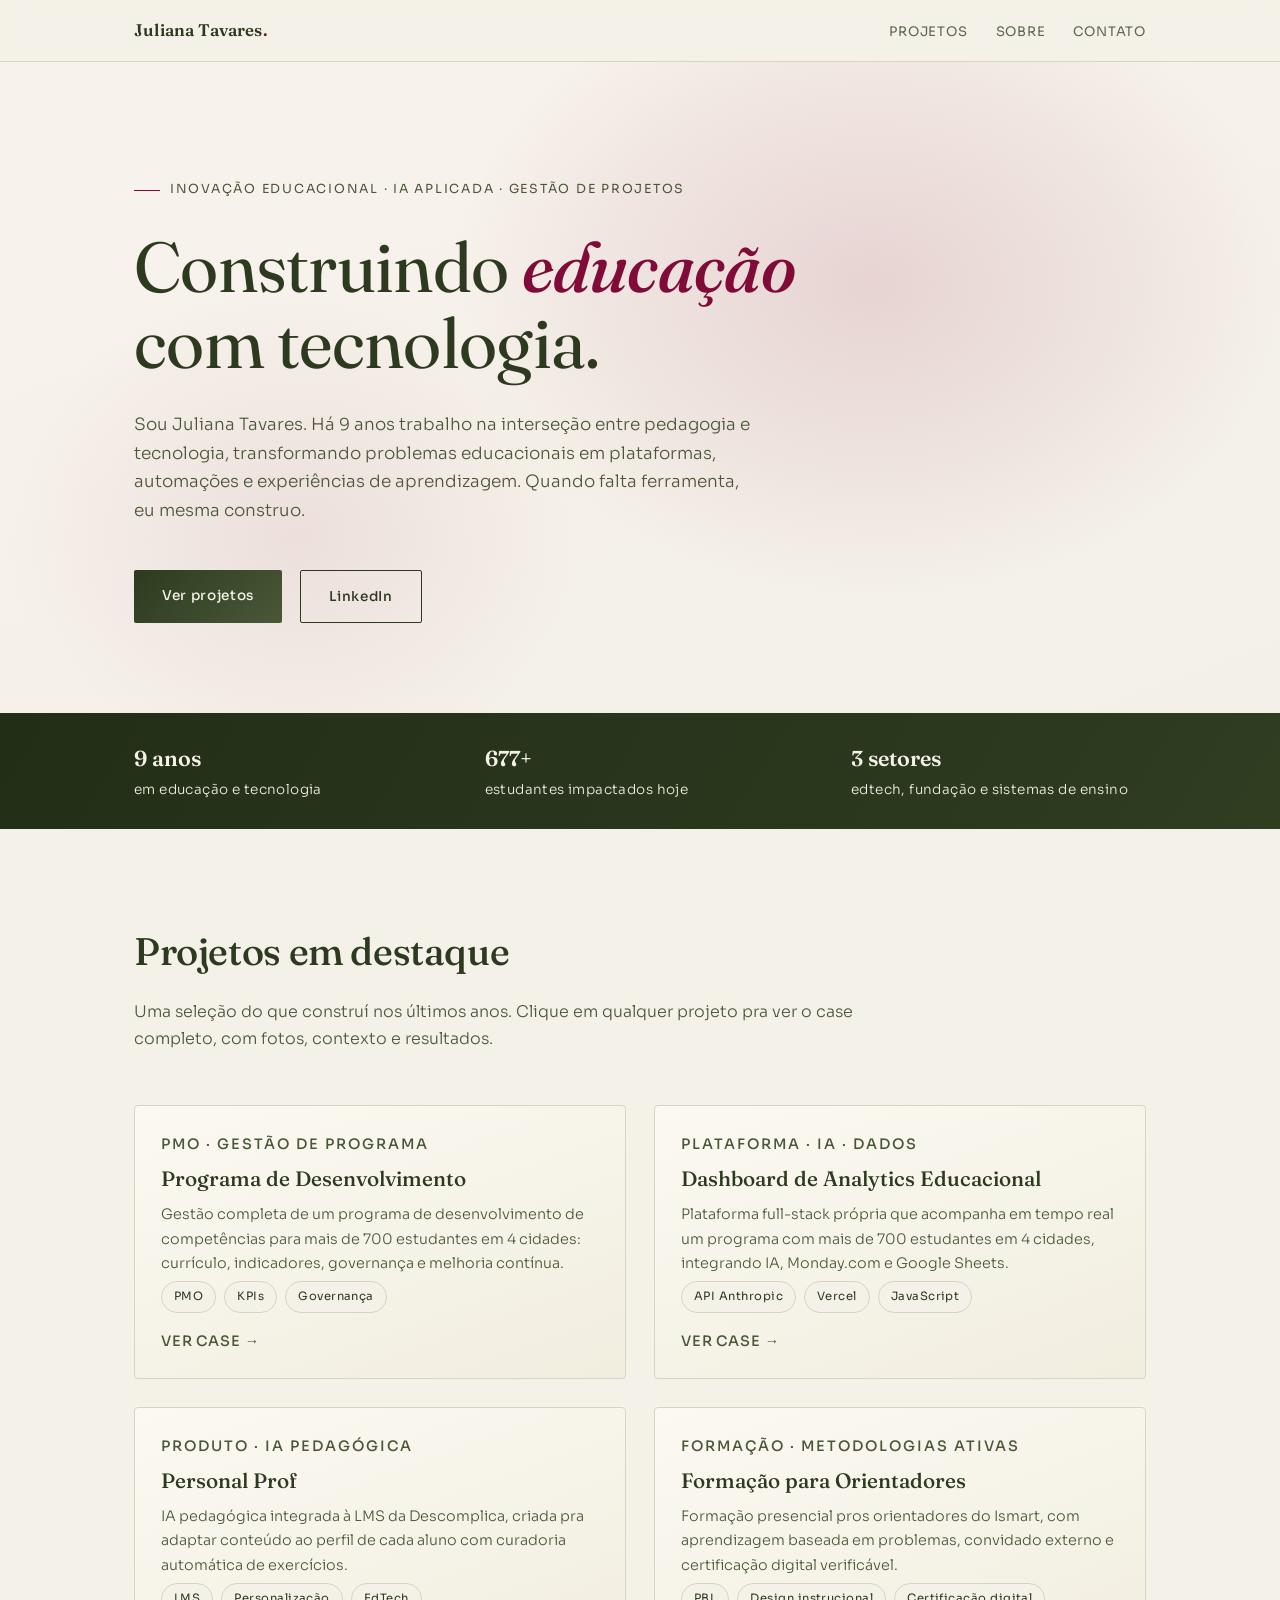
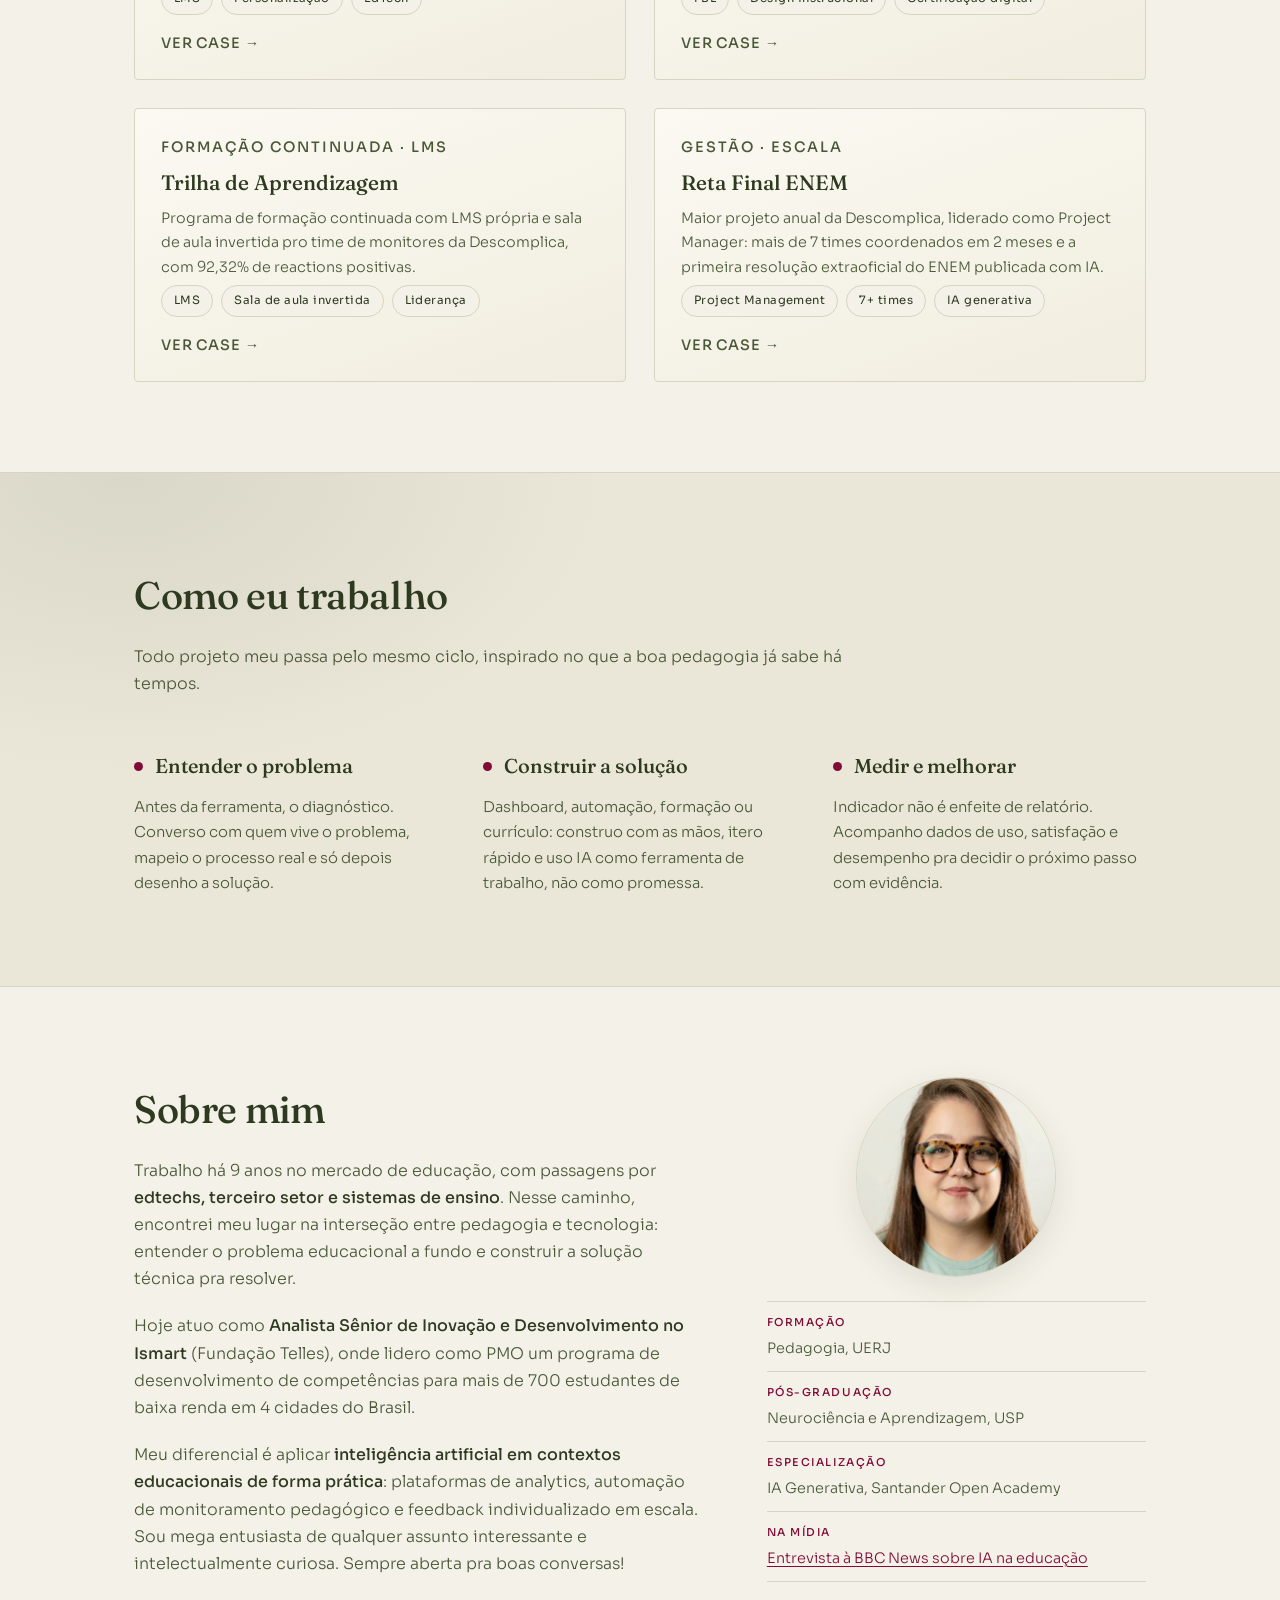
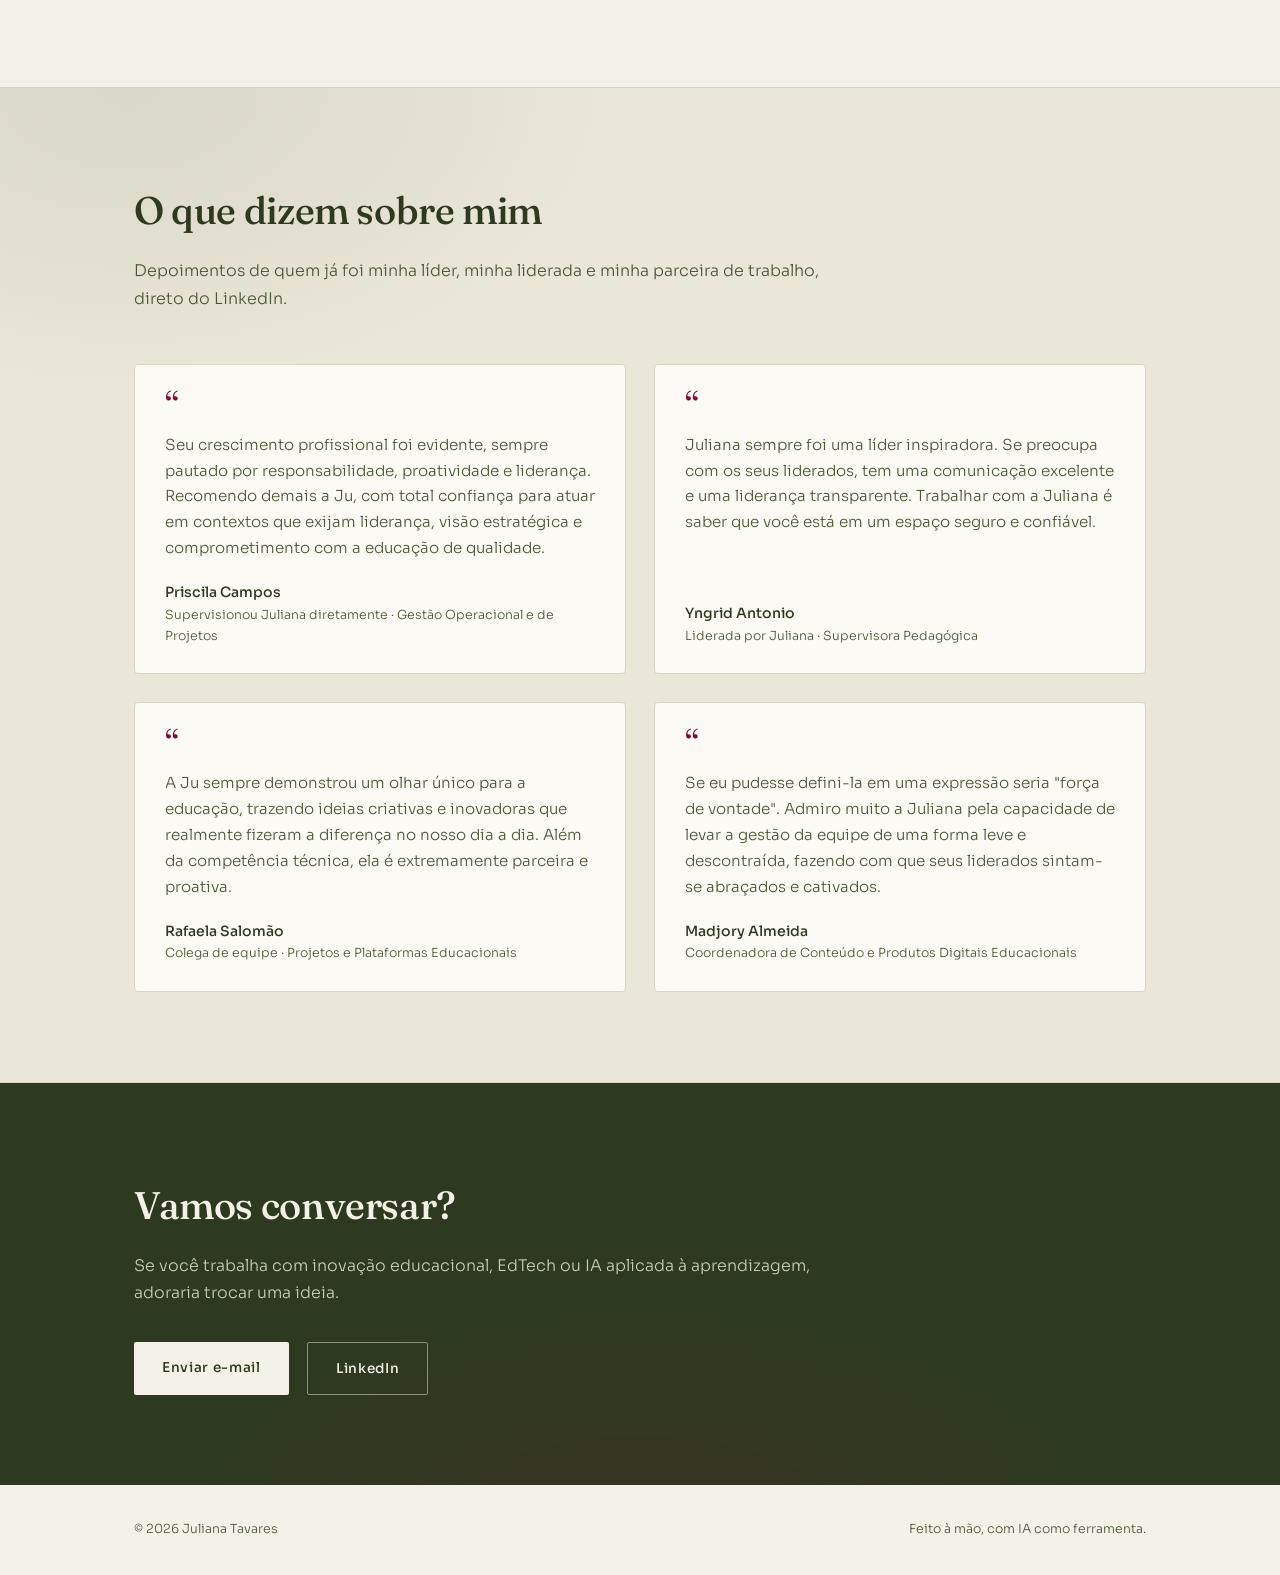
<file: index.html>
<!DOCTYPE html>
<html lang="pt-BR">
<head>
<meta charset="UTF-8">
<meta name="viewport" content="width=device-width, initial-scale=1.0">
<title>Juliana Tavares · Construindo educação com tecnologia</title>
<meta name="description" content="Portfólio de Juliana Tavares: inovação educacional, IA aplicada à educação, gestão de projetos e plataformas de aprendizagem.">
<meta property="og:type" content="website">
<meta property="og:url" content="https://juliana-tavares.vercel.app/index.html">
<meta property="og:title" content="Juliana Tavares · Construindo educação com tecnologia">
<meta property="og:description" content="Portfólio de Juliana Tavares: inovação educacional, IA aplicada à educação, gestão de projetos e plataformas de aprendizagem.">
<meta property="og:image" content="https://juliana-tavares.vercel.app/og.png">
<meta property="og:locale" content="pt_BR">
<meta name="twitter:card" content="summary_large_image">
<meta name="twitter:image" content="https://juliana-tavares.vercel.app/og.png">
<link rel="preconnect" href="https://fonts.googleapis.com">
<link rel="preconnect" href="https://fonts.gstatic.com" crossorigin>
<link href="https://fonts.googleapis.com/css2?family=Fraunces:ital,opsz,wght@0,9..144,300..700;1,9..144,300..700&family=Sora:wght@300;400;500;600&display=swap" rel="stylesheet">
<link rel="stylesheet" href="styles.css">
</head>
<body>

<nav>
  <div class="nav-inner">
    <a class="marca" href="index.html">Juliana Tavares<span>.</span></a>
    <ul class="nav-links">
      <li><a href="projetos.html">Projetos</a></li>
      <li><a href="#sobre">Sobre</a></li>
      <li><a href="#contato">Contato</a></li>
    </ul>
  </div>
</nav>

<header class="hero" id="topo">
  <div class="wrap">
    <p class="eyebrow">Inovação educacional · IA aplicada · Gestão de projetos</p>
    <h1>Construindo <em>educação</em> com tecnologia.</h1>
    <p class="hero-sub">Sou Juliana Tavares. Há 9 anos trabalho na interseção entre pedagogia e tecnologia, transformando problemas educacionais em plataformas, automações e experiências de aprendizagem. Quando falta ferramenta, eu mesma construo.</p>
    <div class="hero-acoes">
      <a class="botao botao-cheio" href="projetos.html">Ver projetos</a>
      <a class="botao botao-borda" href="https://www.linkedin.com/in/julianasousax" target="_blank" rel="noopener">LinkedIn</a>
    </div>
  </div>
</header>

<div class="faixa">
  <div class="faixa-itens">
    <div class="faixa-item"><strong>9 anos</strong>em educação e tecnologia</div>
    <div class="faixa-item"><strong>700+</strong>estudantes impactados hoje</div>
    <div class="faixa-item"><strong>3 setores</strong>edtech, fundação e sistemas de ensino</div>
  </div>
</div>

<section id="projetos">
  <div class="wrap">
    <h2 class="sec-titulo">Projetos em destaque</h2>
    <p class="sec-sub">Uma seleção do que construí nos últimos anos. Clique em qualquer projeto pra ver o case completo, com fotos, contexto e resultados.</p>

    <div class="projetos">

      <a class="projeto" href="projeto-pdeb.html">
        <p class="projeto-tag">PMO · Gestão de programa</p>
        <h3>Programa de Desenvolvimento</h3>
        <p>Gestão completa de um programa de desenvolvimento de competências para mais de 700 estudantes em 4 cidades: currículo, indicadores, governança e melhoria contínua.</p>
        <div class="projeto-meta">
          <span class="chip">PMO</span><span class="chip">KPIs</span><span class="chip">Governança</span>
        </div>
        <p class="ver-case">Ver case</p>
      </a>

      <a class="projeto" href="projeto-dashboard.html">
        <p class="projeto-tag">Plataforma · IA · Dados</p>
        <h3>Dashboard de Analytics Educacional</h3>
        <p>Plataforma full-stack própria que acompanha em tempo real um programa com mais de 700 estudantes em 4 cidades, integrando IA, Monday.com e Google Sheets.</p>
        <div class="projeto-meta">
          <span class="chip">API Anthropic</span><span class="chip">Vercel</span><span class="chip">JavaScript</span>
        </div>
        <p class="ver-case">Ver case</p>
      </a>

      <a class="projeto" href="projeto-personal-prof.html">
        <p class="projeto-tag">Produto · IA pedagógica</p>
        <h3>Personal Prof</h3>
        <p>IA pedagógica integrada à LMS da Descomplica, criada pra adaptar conteúdo ao perfil de cada aluno com curadoria automática de exercícios.</p>
        <div class="projeto-meta">
          <span class="chip">LMS</span><span class="chip">Personalização</span><span class="chip">EdTech</span>
        </div>
        <p class="ver-case">Ver case</p>
      </a>

      <a class="projeto" href="projeto-formacao.html">
        <p class="projeto-tag">Formação · Metodologias ativas</p>
        <h3>Formação para Orientadores</h3>
        <p>Formação presencial pros orientadores do Ismart, com aprendizagem baseada em problemas, convidado externo e certificação digital verificável.</p>
        <div class="projeto-meta">
          <span class="chip">PBL</span><span class="chip">Design instrucional</span><span class="chip">Certificação digital</span>
        </div>
        <p class="ver-case">Ver case</p>
      </a>

      <a class="projeto" href="projeto-trilha.html">
        <p class="projeto-tag">Formação continuada · LMS</p>
        <h3>Trilha de Aprendizagem</h3>
        <p>Programa de formação continuada com LMS própria e sala de aula invertida pro time de monitores da Descomplica, com 92,32% de reactions positivas.</p>
        <div class="projeto-meta">
          <span class="chip">LMS</span><span class="chip">Sala de aula invertida</span><span class="chip">Liderança</span>
        </div>
        <p class="ver-case">Ver case</p>
      </a>

      <a class="projeto" href="projeto-reta-final.html">
        <p class="projeto-tag">Gestão · Escala</p>
        <h3>Reta Final ENEM</h3>
        <p>Maior projeto anual da Descomplica, liderado como Project Manager: mais de 7 times coordenados em 2 meses e a primeira resolução extraoficial do ENEM publicada com IA.</p>
        <div class="projeto-meta">
          <span class="chip">Project Management</span><span class="chip">7+ times</span><span class="chip">IA generativa</span>
        </div>
        <p class="ver-case">Ver case</p>
      </a>

    </div>
  </div>
</section>

<section class="ciclo">
  <div class="wrap">
    <h2 class="sec-titulo">Como eu trabalho</h2>
    <p class="sec-sub">Todo projeto meu passa pelo mesmo ciclo, inspirado no que a boa pedagogia já sabe há tempos.</p>
    <div class="ciclo-grid">
      <div class="ciclo-item">
        <h3>Entender o problema</h3>
        <p>Antes da ferramenta, o diagnóstico. Converso com quem vive o problema, mapeio o processo real e só depois desenho a solução.</p>
      </div>
      <div class="ciclo-item">
        <h3>Construir a solução</h3>
        <p>Dashboard, automação, formação ou currículo: construo com as mãos, itero rápido e uso IA como ferramenta de trabalho, não como promessa.</p>
      </div>
      <div class="ciclo-item">
        <h3>Medir e melhorar</h3>
        <p>Indicador não é enfeite de relatório. Acompanho dados de uso, satisfação e desempenho pra decidir o próximo passo com evidência.</p>
      </div>
    </div>
  </div>
</section>

<section id="sobre">
  <div class="wrap">
    <div class="sobre-grid">
      <div class="sobre-texto">
        <h2 class="sec-titulo">Sobre mim</h2>
        <p>Trabalho há 9 anos no mercado de educação, com passagens por <strong>edtechs, terceiro setor e sistemas de ensino</strong>. Nesse caminho, encontrei meu lugar na interseção entre pedagogia e tecnologia: entender o problema educacional a fundo e construir a solução técnica pra resolver.</p>
        <p>Hoje atuo como <strong>Analista Sênior de Inovação e Desenvolvimento no Ismart</strong> (Fundação Telles), onde lidero como PMO um programa de desenvolvimento de competências para mais de 700 estudantes de baixa renda em 4 cidades do Brasil.</p>
        <p>Meu diferencial é aplicar <strong>inteligência artificial em contextos educacionais de forma prática</strong>: plataformas de analytics, automação de monitoramento pedagógico e feedback individualizado em escala. Sou mega entusiasta de qualquer assunto interessante e intelectualmente curiosa. Sempre aberta pra boas conversas!</p>
      </div>
      <div>
        <img class="sobre-foto" src="fotos/juliana.png" alt="Retrato de Juliana Tavares">
      <ul class="sobre-lista">
        <li><span>Formação</span><span>Pedagogia, UERJ</span></li>
        <li><span>Pós-graduação</span><span>Neurociência e Aprendizagem, USP</span></li>
        <li><span>Especialização</span><span>IA Generativa, Santander Open Academy</span></li>
        <li><span>Na mídia</span><span><a href="https://www.bbc.com/portuguese/articles/c1d0p2p91ppo" target="_blank" rel="noopener">Entrevista à BBC News sobre IA na educação</a></span></li>
      </ul>
      </div>
    </div>
  </div>
</section>

<section class="ciclo" id="depoimentos">
  <div class="wrap">
    <h2 class="sec-titulo">O que dizem sobre mim</h2>
    <p class="sec-sub">Depoimentos de quem já foi minha líder, minha liderada e minha parceira de trabalho, direto do LinkedIn.</p>
    <div class="depoimentos-grid">
      <div class="depo">
        <blockquote>Seu crescimento profissional foi evidente, sempre pautado por responsabilidade, proatividade e liderança. Recomendo demais a Ju, com total confiança para atuar em contextos que exijam liderança, visão estratégica e comprometimento com a educação de qualidade.</blockquote>
        <span class="depo-autor">Priscila Campos</span>
        <span class="depo-cargo">Supervisionou Juliana diretamente · Gestão Operacional e de Projetos</span>
      </div>
      <div class="depo">
        <blockquote>Juliana sempre foi uma líder inspiradora. Se preocupa com os seus liderados, tem uma comunicação excelente e uma liderança transparente. Trabalhar com a Juliana é saber que você está em um espaço seguro e confiável.</blockquote>
        <span class="depo-autor">Yngrid Antonio</span>
        <span class="depo-cargo">Liderada por Juliana · Supervisora Pedagógica</span>
      </div>
      <div class="depo">
        <blockquote>A Ju sempre demonstrou um olhar único para a educação, trazendo ideias criativas e inovadoras que realmente fizeram a diferença no nosso dia a dia. Além da competência técnica, ela é extremamente parceira e proativa.</blockquote>
        <span class="depo-autor">Rafaela Salomão</span>
        <span class="depo-cargo">Colega de equipe · Projetos e Plataformas Educacionais</span>
      </div>
      <div class="depo">
        <blockquote>Se eu pudesse defini-la em uma expressão seria "força de vontade". Admiro muito a Juliana pela capacidade de levar a gestão da equipe de uma forma leve e descontraída, fazendo com que seus liderados sintam-se abraçados e cativados.</blockquote>
        <span class="depo-autor">Madjory Almeida</span>
        <span class="depo-cargo">Coordenadora de Conteúdo e Produtos Digitais Educacionais</span>
      </div>
    </div>
  </div>
</section>

<section class="contato" id="contato">
  <div class="wrap">
    <h2 class="sec-titulo">Vamos conversar?</h2>
    <p class="sec-sub">Se você trabalha com inovação educacional, EdTech ou IA aplicada à aprendizagem, adoraria trocar uma ideia.</p>
    <div class="contato-links">
      <a class="botao botao-cheio" href="mailto:ju.gtsousa@gmail.com">Enviar e-mail</a>
      <a class="botao botao-borda" href="https://www.linkedin.com/in/julianasousax" target="_blank" rel="noopener">LinkedIn</a>
    </div>
  </div>
</section>

<footer>
  <div class="wrap">
    <span>© 2026 Juliana Tavares</span>
    <span>Feito à mão, com IA como ferramenta.</span>
  </div>
</footer>

<script src="script.js" defer></script>
</body>
</html>
</file>
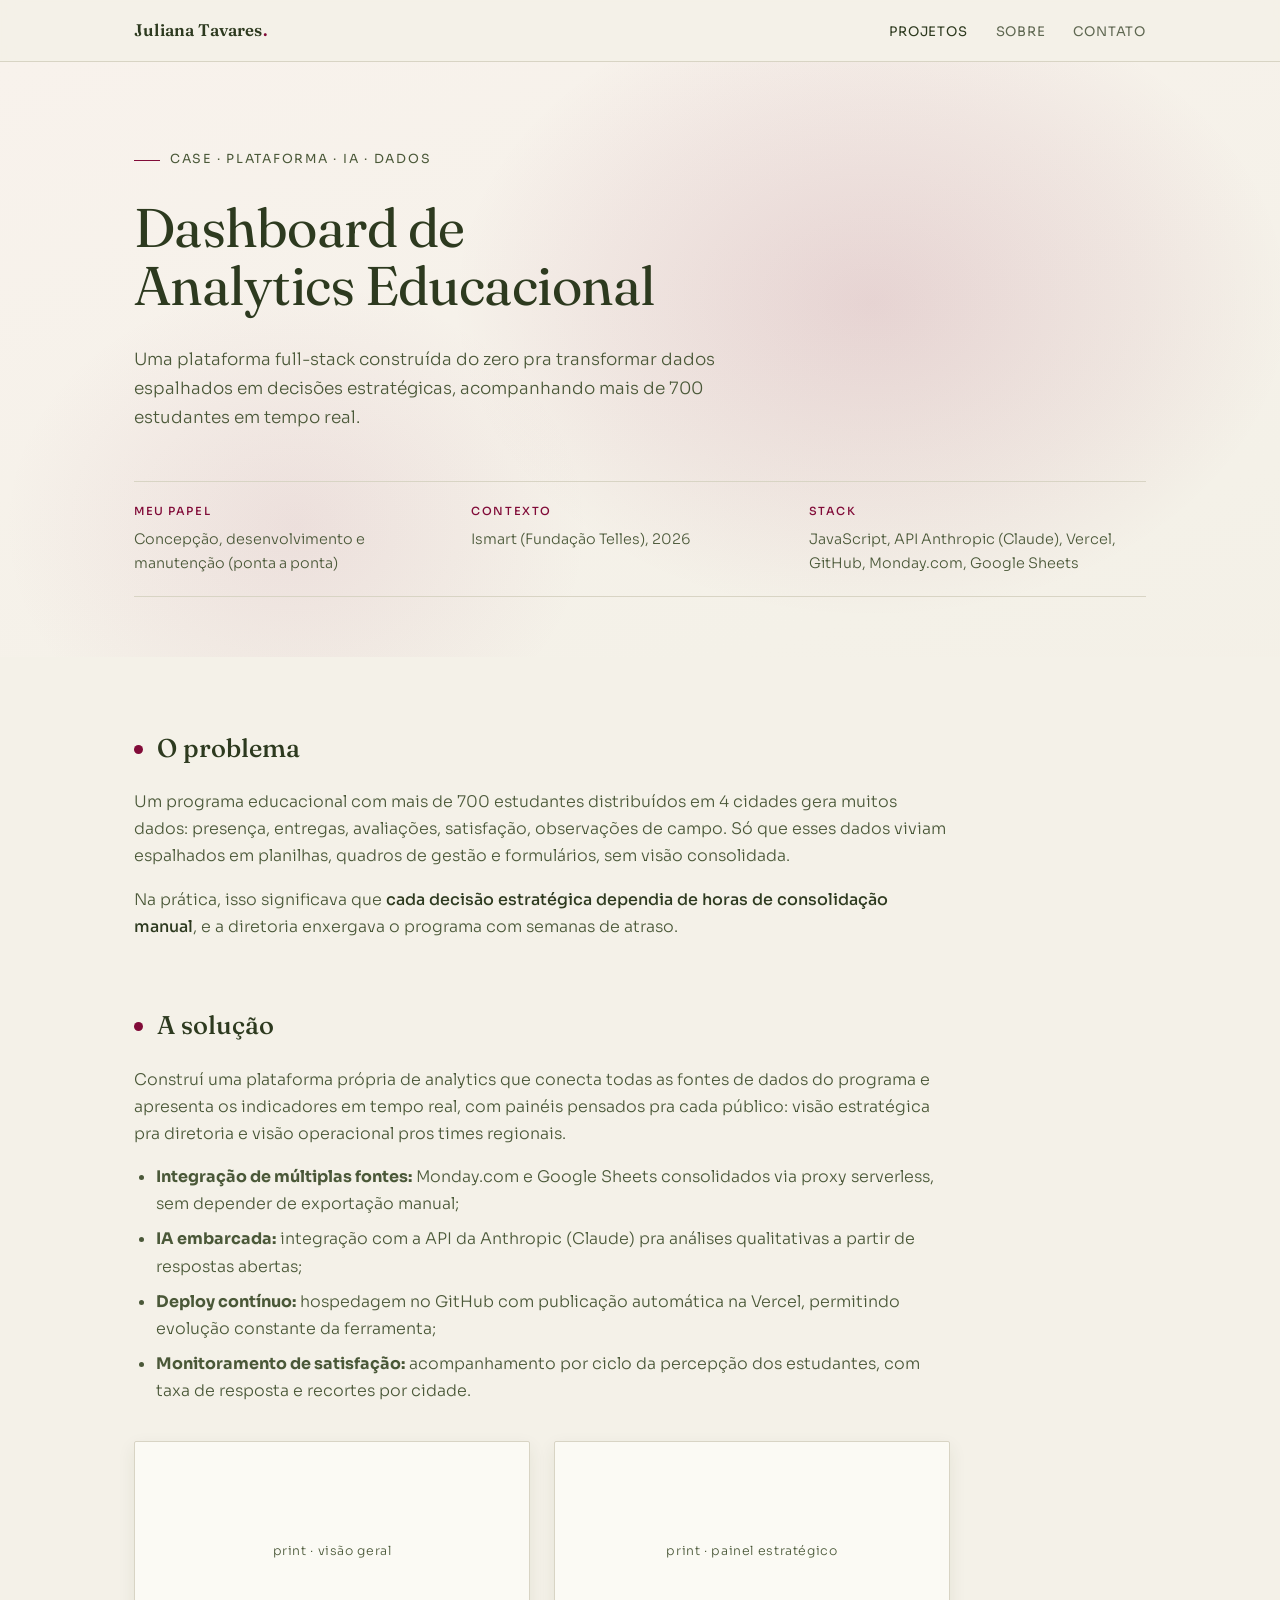
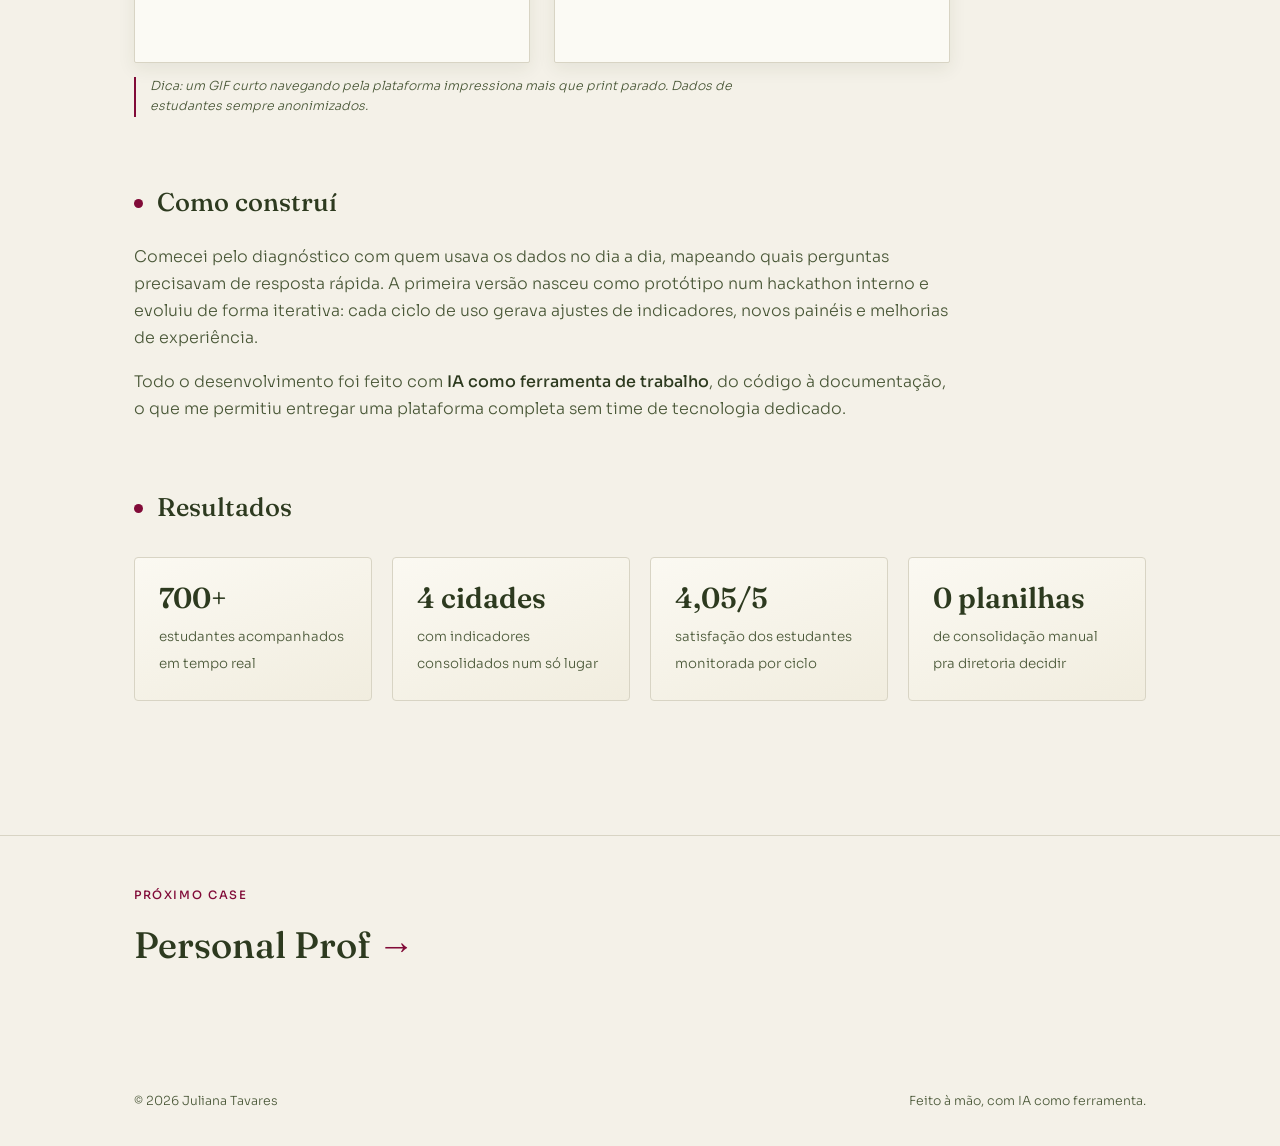
<file: projeto-dashboard.html>
<!DOCTYPE html>
<html lang="pt-BR">
<head>
<meta charset="UTF-8">
<meta name="viewport" content="width=device-width, initial-scale=1.0">
<title>Dashboard de Analytics Educacional · Juliana Tavares</title>
<meta name="description" content="Case: plataforma full-stack de analytics educacional com IA, construída por Juliana Tavares.">
<link rel="preconnect" href="https://fonts.googleapis.com">
<link rel="preconnect" href="https://fonts.gstatic.com" crossorigin>
<link href="https://fonts.googleapis.com/css2?family=Fraunces:ital,opsz,wght@0,9..144,300..700;1,9..144,300..700&family=Sora:wght@300;400;500;600&display=swap" rel="stylesheet">
<link rel="stylesheet" href="styles.css">
</head>
<body>

<nav>
  <div class="nav-inner">
    <a class="marca" href="index.html">Juliana Tavares<span>.</span></a>
    <ul class="nav-links">
      <li><a href="projetos.html" aria-current="page">Projetos</a></li>
      <li><a href="index.html#sobre">Sobre</a></li>
      <li><a href="index.html#contato">Contato</a></li>
    </ul>
  </div>
</nav>

<header class="hero hero-curto">
  <div class="wrap">
    <p class="eyebrow">Case · Plataforma · IA · Dados</p>
    <h1 class="titulo-pagina">Dashboard de Analytics Educacional</h1>
    <p class="hero-sub">Uma plataforma full-stack construída do zero pra transformar dados espalhados em decisões estratégicas, acompanhando mais de 700 estudantes em tempo real.</p>

    <div class="case-meta">
      <div><strong>Meu papel</strong>Concepção, desenvolvimento e manutenção (ponta a ponta)</div>
      <div><strong>Contexto</strong>Ismart (Fundação Telles), 2026</div>
      <div><strong>Stack</strong>JavaScript, API Anthropic (Claude), Vercel, GitHub, Monday.com, Google Sheets</div>
    </div>
  </div>
</header>

<div class="case-corpo">
  <div class="wrap">

    <div class="case-secao">
      <h2>O problema</h2>
      <p>Um programa educacional com mais de 700 estudantes distribuídos em 4 cidades gera muitos dados: presença, entregas, avaliações, satisfação, observações de campo. Só que esses dados viviam espalhados em planilhas, quadros de gestão e formulários, sem visão consolidada.</p>
      <p>Na prática, isso significava que <strong>cada decisão estratégica dependia de horas de consolidação manual</strong>, e a diretoria enxergava o programa com semanas de atraso.</p>
    </div>

    <div class="case-secao">
      <h2>A solução</h2>
      <p>Construí uma plataforma própria de analytics que conecta todas as fontes de dados do programa e apresenta os indicadores em tempo real, com painéis pensados pra cada público: visão estratégica pra diretoria e visão operacional pros times regionais.</p>
      <ul>
        <li><strong>Integração de múltiplas fontes:</strong> Monday.com e Google Sheets consolidados via proxy serverless, sem depender de exportação manual;</li>
        <li><strong>IA embarcada:</strong> integração com a API da Anthropic (Claude) pra análises qualitativas a partir de respostas abertas;</li>
        <li><strong>Deploy contínuo:</strong> hospedagem no GitHub com publicação automática na Vercel, permitindo evolução constante da ferramenta;</li>
        <li><strong>Monitoramento de satisfação:</strong> acompanhamento por ciclo da percepção dos estudantes, com taxa de resposta e recortes por cidade.</li>
      </ul>

      <div class="galeria">
        <div class="foto">
          <!-- Troque por: <img src="fotos/dashboard-visao-geral.png" alt="Visão geral do dashboard"> -->
          print · visão geral
        </div>
        <div class="foto">
          <!-- Troque por: <img src="fotos/dashboard-painel.png" alt="Painel estratégico"> -->
          print · painel estratégico
        </div>
      </div>
      <p class="legenda">Dica: um GIF curto navegando pela plataforma impressiona mais que print parado. Dados de estudantes sempre anonimizados.</p>
    </div>

    <div class="case-secao">
      <h2>Como construí</h2>
      <p>Comecei pelo diagnóstico com quem usava os dados no dia a dia, mapeando quais perguntas precisavam de resposta rápida. A primeira versão nasceu como protótipo num hackathon interno e evoluiu de forma iterativa: cada ciclo de uso gerava ajustes de indicadores, novos painéis e melhorias de experiência.</p>
      <p>Todo o desenvolvimento foi feito com <strong>IA como ferramenta de trabalho</strong>, do código à documentação, o que me permitiu entregar uma plataforma completa sem time de tecnologia dedicado.</p>
    </div>

    <div class="case-secao">
      <h2>Resultados</h2>
      <div class="resultados">
        <div class="resultado"><strong>700+</strong><span>estudantes acompanhados em tempo real</span></div>
        <div class="resultado"><strong>4 cidades</strong><span>com indicadores consolidados num só lugar</span></div>
        <div class="resultado"><strong>4,05/5</strong><span>satisfação dos estudantes monitorada por ciclo</span></div>
        <div class="resultado"><strong>0 planilhas</strong><span>de consolidação manual pra diretoria decidir</span></div>
      </div>
    </div>

  </div>
</div>

<div class="proximo">
  <a href="projeto-personal-prof.html">
    <span class="rotulo">Próximo case</span>
    <span class="nome">Personal Prof</span>
  </a>
</div>

<footer>
  <div class="wrap">
    <span>© 2026 Juliana Tavares</span>
    <span>Feito à mão, com IA como ferramenta.</span>
  </div>
</footer>

<script src="script.js" defer></script>
</body>
</html>
</file>
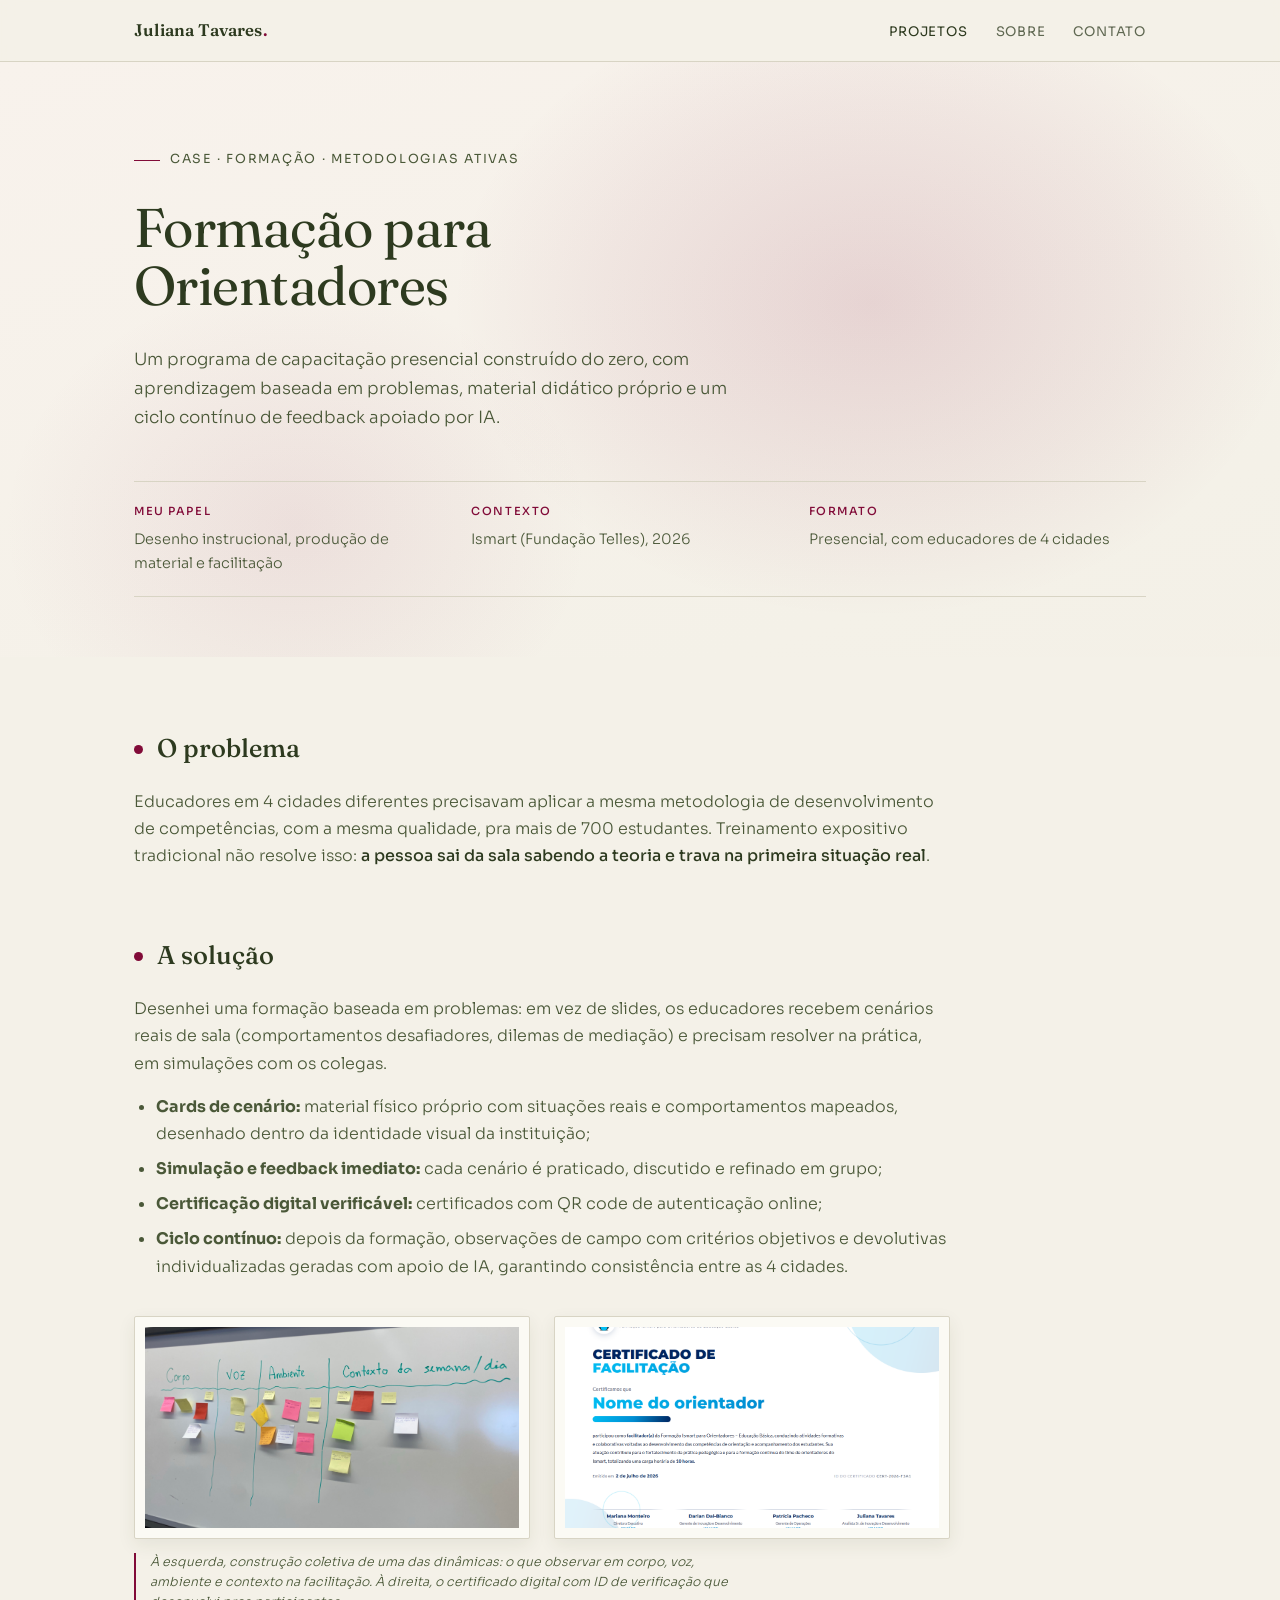
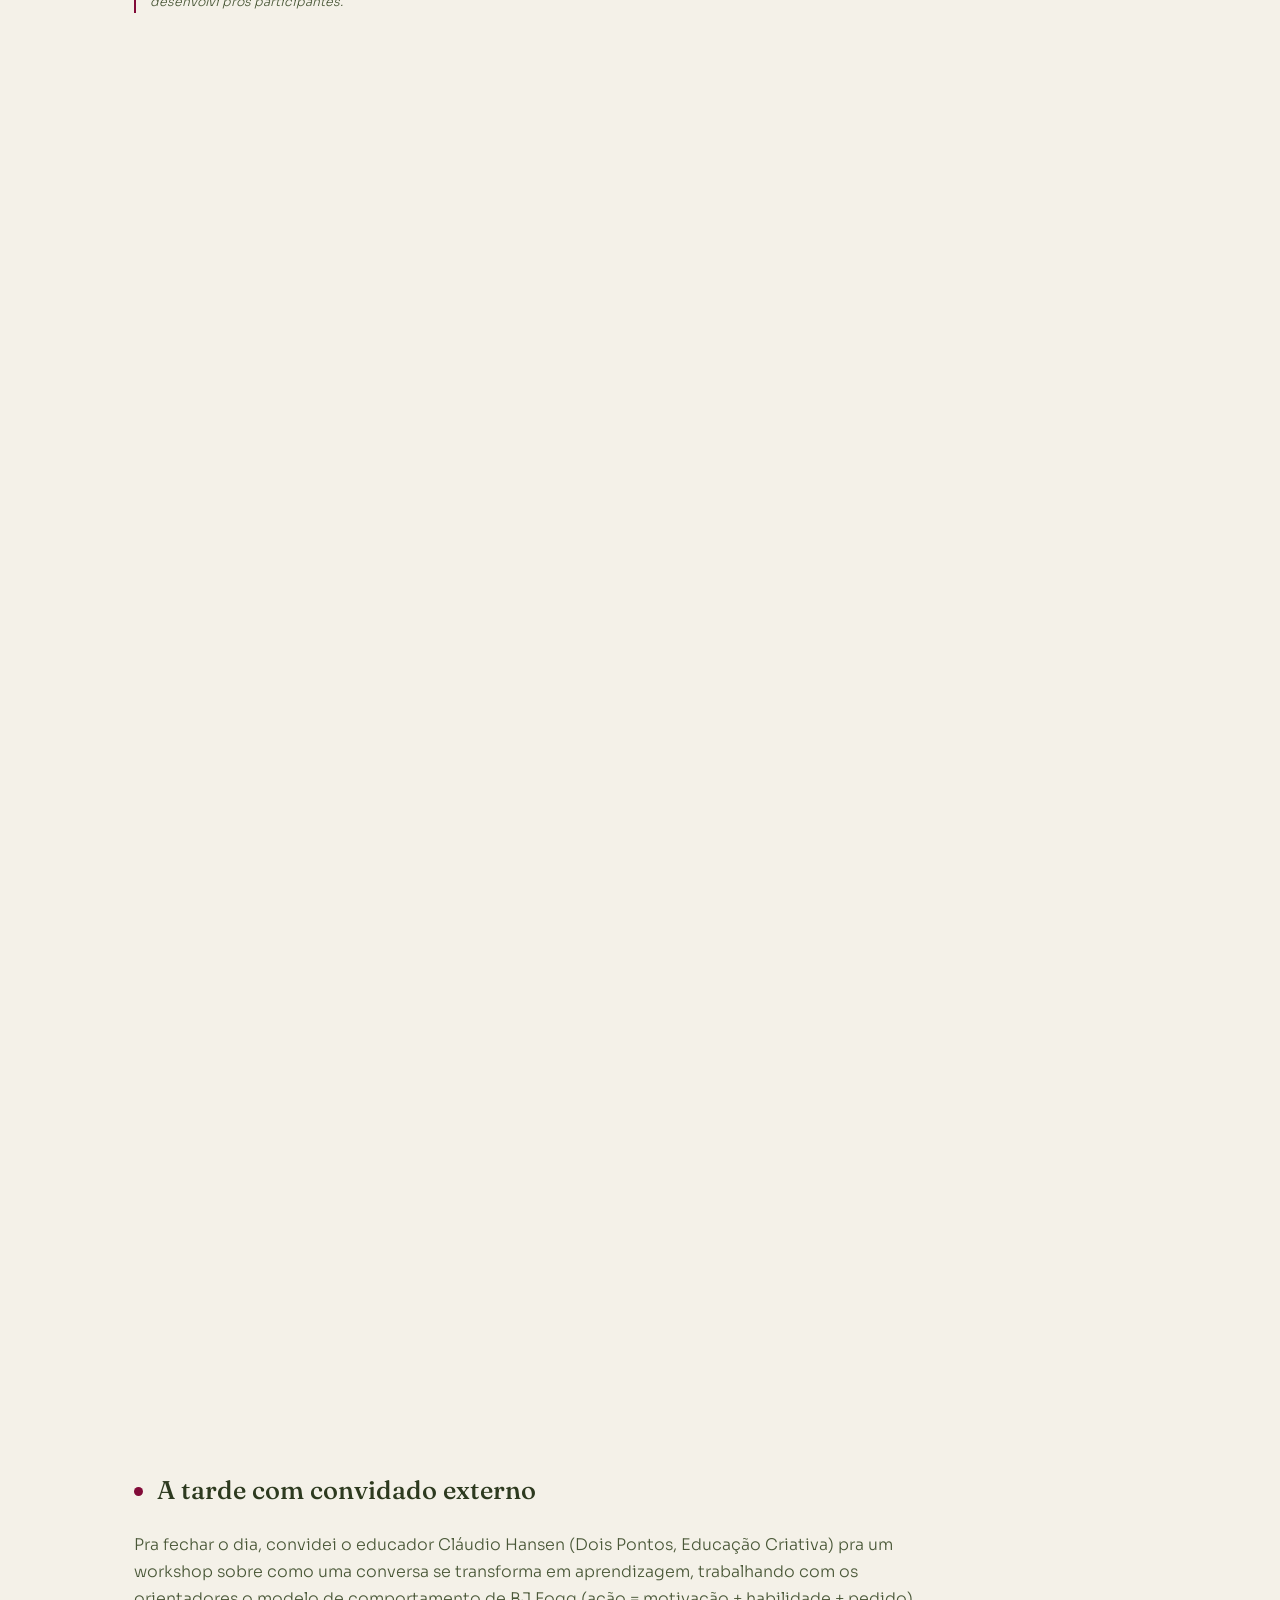
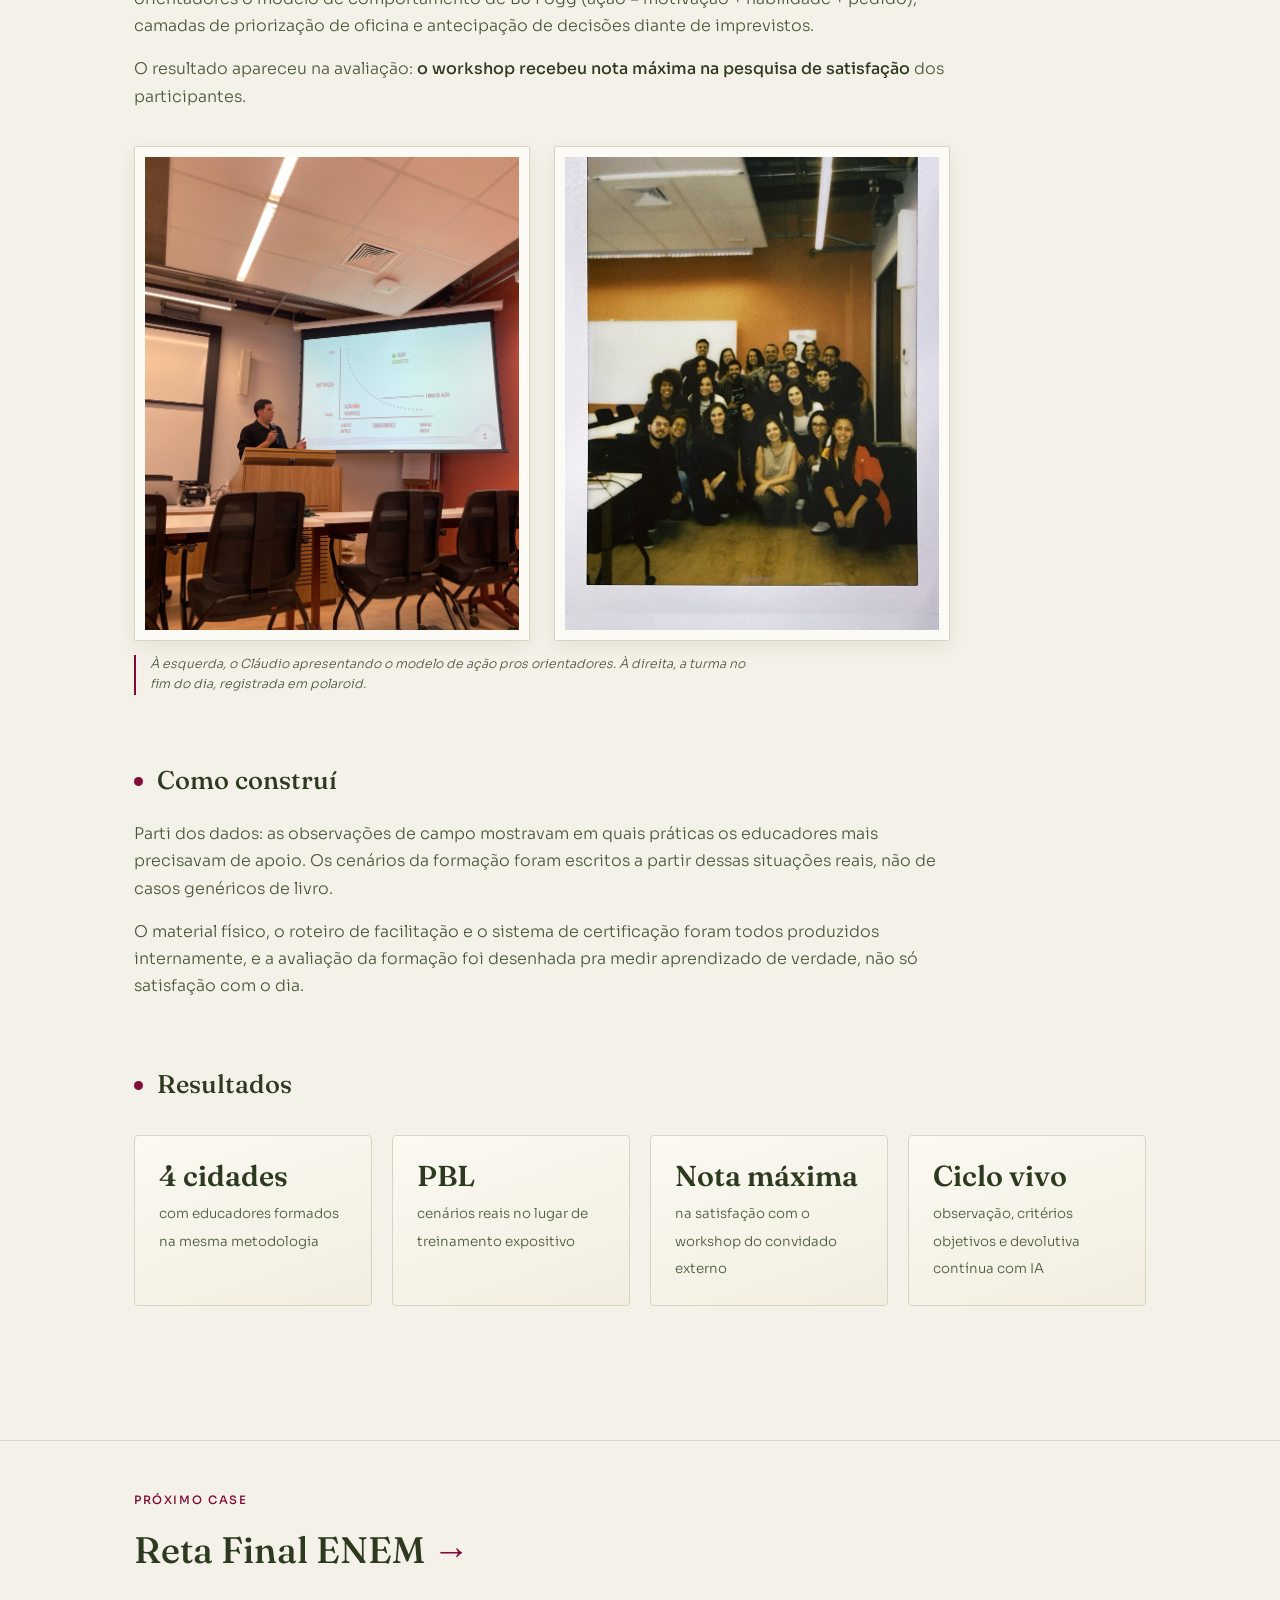
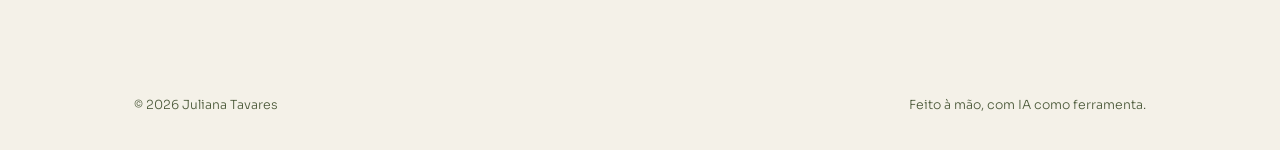
<file: projeto-formacao.html>
<!DOCTYPE html>
<html lang="pt-BR">
<head>
<meta charset="UTF-8">
<meta name="viewport" content="width=device-width, initial-scale=1.0">
<title>Formação para Orientadores · Juliana Tavares</title>
<meta name="description" content="Case: formação para orientadores do Ismart com metodologias ativas, convidado externo e certificação digital, por Juliana Tavares.">
<meta property="og:type" content="website">
<meta property="og:url" content="https://juliana-tavares.vercel.app/projeto-formacao.html">
<meta property="og:title" content="Formação para Orientadores · Juliana Tavares">
<meta property="og:description" content="Case: formação para orientadores do Ismart com metodologias ativas, convidado externo e certificação digital, por Juliana Tavares.">
<meta property="og:image" content="https://juliana-tavares.vercel.app/og.png">
<meta property="og:locale" content="pt_BR">
<meta name="twitter:card" content="summary_large_image">
<meta name="twitter:image" content="https://juliana-tavares.vercel.app/og.png">
<link rel="preconnect" href="https://fonts.googleapis.com">
<link rel="preconnect" href="https://fonts.gstatic.com" crossorigin>
<link href="https://fonts.googleapis.com/css2?family=Fraunces:ital,opsz,wght@0,9..144,300..700;1,9..144,300..700&family=Sora:wght@300;400;500;600&display=swap" rel="stylesheet">
<link rel="stylesheet" href="styles.css">
</head>
<body>

<nav>
  <div class="nav-inner">
    <a class="marca" href="index.html">Juliana Tavares<span>.</span></a>
    <ul class="nav-links">
      <li><a href="projetos.html" aria-current="page">Projetos</a></li>
      <li><a href="index.html#sobre">Sobre</a></li>
      <li><a href="index.html#contato">Contato</a></li>
    </ul>
  </div>
</nav>

<header class="hero hero-curto">
  <div class="wrap">
    <p class="eyebrow">Case · Formação · Metodologias ativas</p>
    <h1 class="titulo-pagina">Formação para Orientadores</h1>
    <p class="hero-sub">Um programa de capacitação presencial construído do zero, com aprendizagem baseada em problemas, material didático próprio e um ciclo contínuo de feedback apoiado por IA.</p>

    <div class="case-meta">
      <div><strong>Meu papel</strong>Desenho instrucional, produção de material e facilitação</div>
      <div><strong>Contexto</strong>Ismart (Fundação Telles), 2026</div>
      <div><strong>Formato</strong>Presencial, com educadores de 4 cidades</div>
    </div>
  </div>
</header>

<div class="case-corpo">
  <div class="wrap">

    <div class="case-secao">
      <h2>O problema</h2>
      <p>Educadores em 4 cidades diferentes precisavam aplicar a mesma metodologia de desenvolvimento de competências, com a mesma qualidade, pra mais de 700 estudantes. Treinamento expositivo tradicional não resolve isso: <strong>a pessoa sai da sala sabendo a teoria e trava na primeira situação real</strong>.</p>
    </div>

    <div class="case-secao">
      <h2>A solução</h2>
      <p>Desenhei uma formação baseada em problemas: em vez de slides, os educadores recebem cenários reais de sala (comportamentos desafiadores, dilemas de mediação) e precisam resolver na prática, em simulações com os colegas.</p>
      <ul>
        <li><strong>Cards de cenário:</strong> material físico próprio com situações reais e comportamentos mapeados, desenhado dentro da identidade visual da instituição;</li>
        <li><strong>Simulação e feedback imediato:</strong> cada cenário é praticado, discutido e refinado em grupo;</li>
        <li><strong>Certificação digital verificável:</strong> certificados com QR code de autenticação online;</li>
        <li><strong>Ciclo contínuo:</strong> depois da formação, observações de campo com critérios objetivos e devolutivas individualizadas geradas com apoio de IA, garantindo consistência entre as 4 cidades.</li>
      </ul>

      <div class="galeria">
        <div class="foto">
          <img src="fotos/formacao-postits.jpg" alt="Quadro com post-its da dinâmica sobre corpo, voz, ambiente e contexto">
        </div>
        <div class="foto">
          <img src="fotos/formacao-certificado.png" alt="Certificado de facilitação com ID de verificação">
        </div>
      </div>
      <p class="legenda">À esquerda, construção coletiva de uma das dinâmicas: o que observar em corpo, voz, ambiente e contexto na facilitação. À direita, o certificado digital com ID de verificação que desenvolvi pros participantes.</p>
    </div>

    <div class="case-secao">
      <h2>O material que criei</h2>
      <p>Um dos pontos altos da formação foi o card de reflexão e o roteiro de mediação que desenhei pros orientadores, dentro da identidade visual do Ismart. O card de reflexão fecha o dia convidando cada orientador a registrar o que quer manter, tentar e largar na própria prática, além de nomear uma situação real reconhecida naquele bloco. Já o roteiro de mediação resume, em cinco passos, como conduzir uma oficina do início ao imprevisto, fechando com uma frase que virou o mote do treinamento: o roteiro é um mapa, não uma receita.</p>

      <div class="galeria">
        <div class="foto foto-retrato">
          <img src="fotos/formacao-card-reflexao-frente.jpg" alt="Frente do card de reflexão O que eu levo desse dia, com os blocos quero manter, quero tentar e quero largar">
        </div>
        <div class="foto foto-retrato">
          <img src="fotos/formacao-card-reflexao-verso.jpg" alt="Verso do card de reflexão, com espaço pro nome e os blocos papel do orientador e leitura de turma">
        </div>
        <div class="foto foto-retrato">
          <img src="fotos/formacao-card-mediacao-frente.jpg" alt="Frente do card com os três primeiros passos de como mediar uma oficina">
        </div>
        <div class="foto foto-retrato">
          <img src="fotos/formacao-card-mediacao-verso.jpg" alt="Verso do card com os passos finais de mediação e a frase o roteiro é um mapa, não uma receita">
        </div>
      </div>
      <p class="legenda">Frente e verso do card de reflexão e do roteiro de mediação que criei pra formação, parte do material físico entregue a cada orientador.</p>
    </div>

    <div class="case-secao">
      <h2>A tarde com convidado externo</h2>
      <p>Pra fechar o dia, convidei o educador Cláudio Hansen (Dois Pontos, Educação Criativa) pra um workshop sobre como uma conversa se transforma em aprendizagem, trabalhando com os orientadores o modelo de comportamento de BJ Fogg (ação = motivação + habilidade + pedido), camadas de priorização de oficina e antecipação de decisões diante de imprevistos.</p>
      <p>O resultado apareceu na avaliação: <strong>o workshop recebeu nota máxima na pesquisa de satisfação</strong> dos participantes.</p>

      <div class="galeria">
        <div class="foto foto-retrato">
          <img src="fotos/formacao-claudio.jpg" alt="Cláudio Hansen facilitando o workshop sobre o modelo de comportamento de BJ Fogg">
        </div>
        <div class="foto foto-retrato">
          <img src="fotos/formacao-turma.jpg" alt="Turma de orientadores reunida ao final da formação">
        </div>
      </div>
      <p class="legenda">À esquerda, o Cláudio apresentando o modelo de ação pros orientadores. À direita, a turma no fim do dia, registrada em polaroid.</p>
    </div>

    <div class="case-secao">
      <h2>Como construí</h2>
      <p>Parti dos dados: as observações de campo mostravam em quais práticas os educadores mais precisavam de apoio. Os cenários da formação foram escritos a partir dessas situações reais, não de casos genéricos de livro.</p>
      <p>O material físico, o roteiro de facilitação e o sistema de certificação foram todos produzidos internamente, e a avaliação da formação foi desenhada pra medir aprendizado de verdade, não só satisfação com o dia.</p>
    </div>

    <div class="case-secao">
      <h2>Resultados</h2>
      <div class="resultados">
        <div class="resultado"><strong>4 cidades</strong><span>com educadores formados na mesma metodologia</span></div>
        <div class="resultado"><strong>PBL</strong><span>cenários reais no lugar de treinamento expositivo</span></div>
        <div class="resultado"><strong>Nota máxima</strong><span>na satisfação com o workshop do convidado externo</span></div>
        <div class="resultado"><strong>Ciclo vivo</strong><span>observação, critérios objetivos e devolutiva contínua com IA</span></div>
      </div>
    </div>

  </div>
</div>

<div class="proximo">
  <a href="projeto-reta-final.html">
    <span class="rotulo">Próximo case</span>
    <span class="nome">Reta Final ENEM</span>
  </a>
</div>

<footer>
  <div class="wrap">
    <span>© 2026 Juliana Tavares</span>
    <span>Feito à mão, com IA como ferramenta.</span>
  </div>
</footer>

<script src="script.js" defer></script>
</body>
</html>
</file>
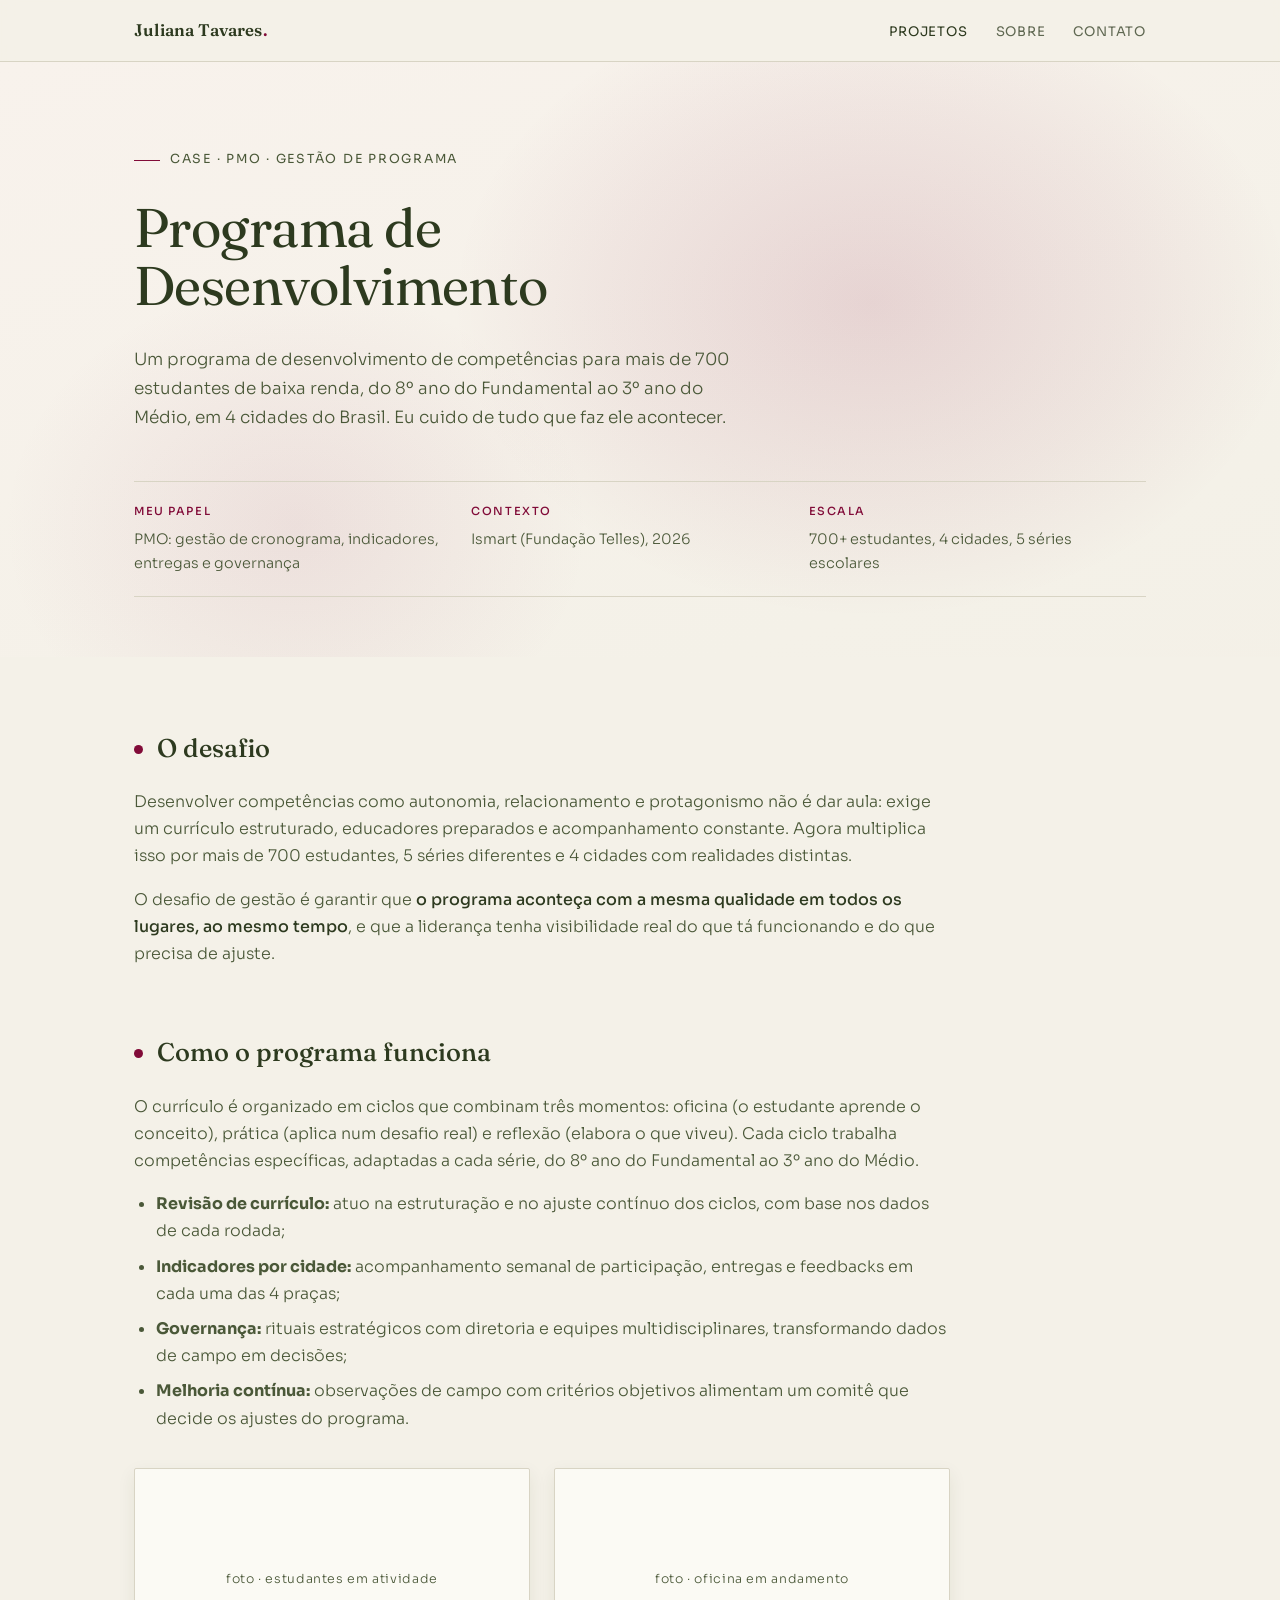
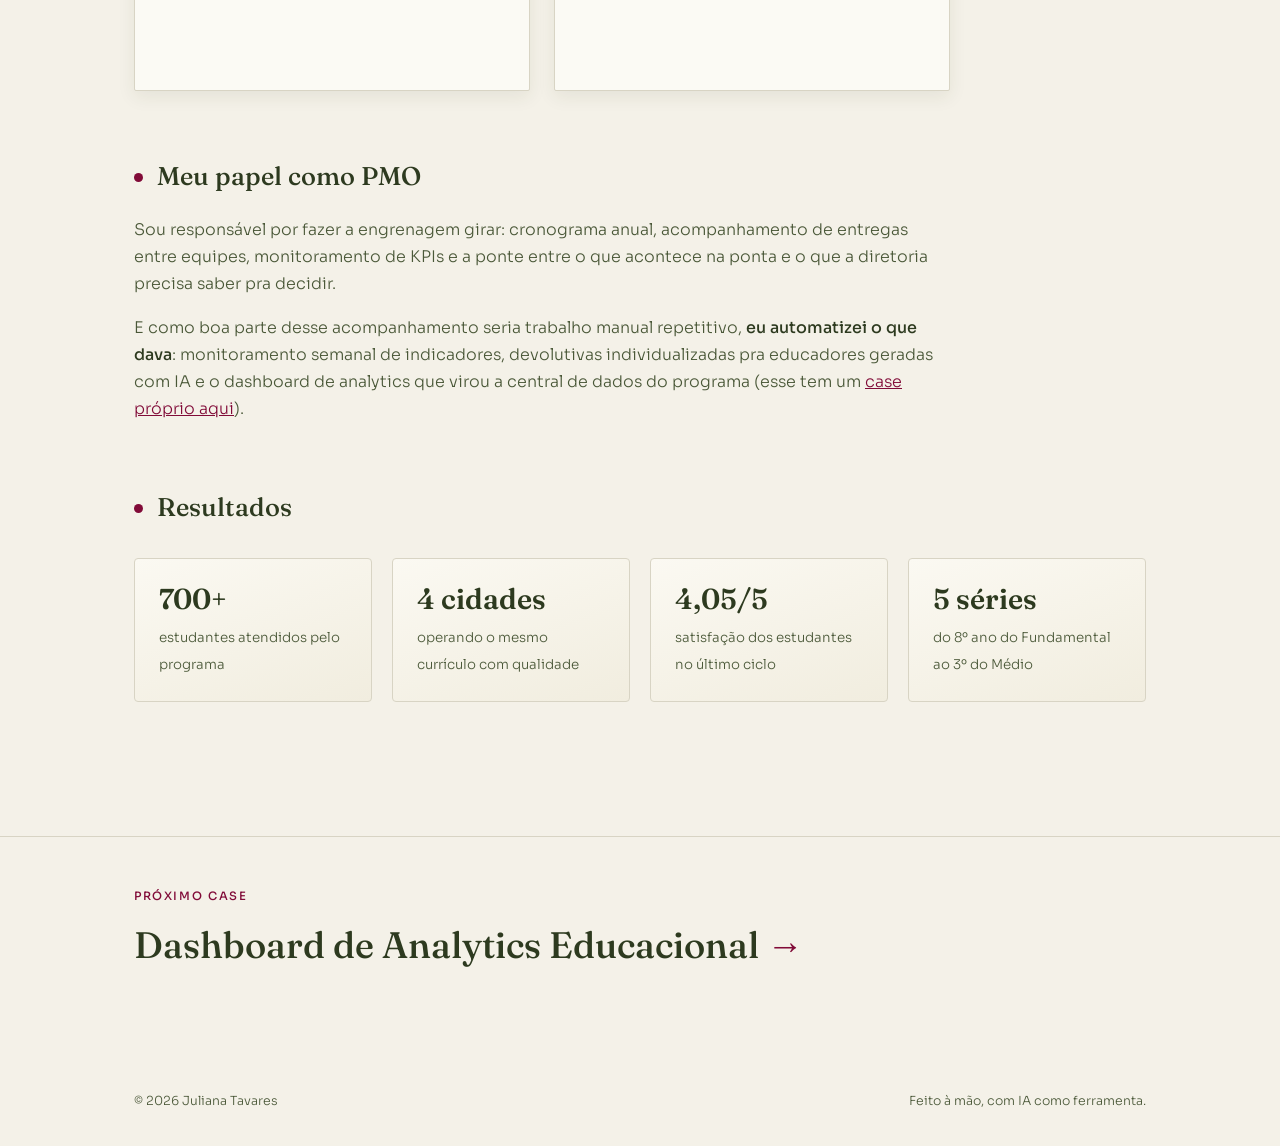
<file: projeto-pdeb.html>
<!DOCTYPE html>
<html lang="pt-BR">
<head>
<meta charset="UTF-8">
<meta name="viewport" content="width=device-width, initial-scale=1.0">
<title>Programa de Desenvolvimento · Juliana Tavares</title>
<meta name="description" content="Case: gestão como PMO de um programa de desenvolvimento de competências para mais de 700 estudantes, por Juliana Tavares.">
<link rel="preconnect" href="https://fonts.googleapis.com">
<link rel="preconnect" href="https://fonts.gstatic.com" crossorigin>
<link href="https://fonts.googleapis.com/css2?family=Fraunces:ital,opsz,wght@0,9..144,300..700;1,9..144,300..700&family=Sora:wght@300;400;500;600&display=swap" rel="stylesheet">
<link rel="stylesheet" href="styles.css">
</head>
<body>

<nav>
  <div class="nav-inner">
    <a class="marca" href="index.html">Juliana Tavares<span>.</span></a>
    <ul class="nav-links">
      <li><a href="projetos.html" aria-current="page">Projetos</a></li>
      <li><a href="index.html#sobre">Sobre</a></li>
      <li><a href="index.html#contato">Contato</a></li>
    </ul>
  </div>
</nav>

<header class="hero hero-curto">
  <div class="wrap">
    <p class="eyebrow">Case · PMO · Gestão de programa</p>
    <h1 class="titulo-pagina">Programa de Desenvolvimento</h1>
    <p class="hero-sub">Um programa de desenvolvimento de competências para mais de 700 estudantes de baixa renda, do 8º ano do Fundamental ao 3º ano do Médio, em 4 cidades do Brasil. Eu cuido de tudo que faz ele acontecer.</p>

    <div class="case-meta">
      <div><strong>Meu papel</strong>PMO: gestão de cronograma, indicadores, entregas e governança</div>
      <div><strong>Contexto</strong>Ismart (Fundação Telles), 2026</div>
      <div><strong>Escala</strong>700+ estudantes, 4 cidades, 5 séries escolares</div>
    </div>
  </div>
</header>

<div class="case-corpo">
  <div class="wrap">

    <div class="case-secao">
      <h2>O desafio</h2>
      <p>Desenvolver competências como autonomia, relacionamento e protagonismo não é dar aula: exige um currículo estruturado, educadores preparados e acompanhamento constante. Agora multiplica isso por mais de 700 estudantes, 5 séries diferentes e 4 cidades com realidades distintas.</p>
      <p>O desafio de gestão é garantir que <strong>o programa aconteça com a mesma qualidade em todos os lugares, ao mesmo tempo</strong>, e que a liderança tenha visibilidade real do que tá funcionando e do que precisa de ajuste.</p>
    </div>

    <div class="case-secao">
      <h2>Como o programa funciona</h2>
      <p>O currículo é organizado em ciclos que combinam três momentos: oficina (o estudante aprende o conceito), prática (aplica num desafio real) e reflexão (elabora o que viveu). Cada ciclo trabalha competências específicas, adaptadas a cada série, do 8º ano do Fundamental ao 3º ano do Médio.</p>
      <ul>
        <li><strong>Revisão de currículo:</strong> atuo na estruturação e no ajuste contínuo dos ciclos, com base nos dados de cada rodada;</li>
        <li><strong>Indicadores por cidade:</strong> acompanhamento semanal de participação, entregas e feedbacks em cada uma das 4 praças;</li>
        <li><strong>Governança:</strong> rituais estratégicos com diretoria e equipes multidisciplinares, transformando dados de campo em decisões;</li>
        <li><strong>Melhoria contínua:</strong> observações de campo com critérios objetivos alimentam um comitê que decide os ajustes do programa.</li>
      </ul>

      <div class="galeria">
        <div class="foto">
          <!-- Troque por: <img src="fotos/pdeb-estudantes.jpg" alt="Estudantes durante atividade do programa"> -->
          foto · estudantes em atividade
        </div>
        <div class="foto">
          <!-- Troque por: <img src="fotos/pdeb-oficina.jpg" alt="Oficina do programa em andamento"> -->
          foto · oficina em andamento
        </div>
      </div>
    </div>

    <div class="case-secao">
      <h2>Meu papel como PMO</h2>
      <p>Sou responsável por fazer a engrenagem girar: cronograma anual, acompanhamento de entregas entre equipes, monitoramento de KPIs e a ponte entre o que acontece na ponta e o que a diretoria precisa saber pra decidir.</p>
      <p>E como boa parte desse acompanhamento seria trabalho manual repetitivo, <strong>eu automatizei o que dava</strong>: monitoramento semanal de indicadores, devolutivas individualizadas pra educadores geradas com IA e o dashboard de analytics que virou a central de dados do programa (esse tem um <a href="projeto-dashboard.html" style="color:var(--vinho)">case próprio aqui</a>).</p>
    </div>

    <div class="case-secao">
      <h2>Resultados</h2>
      <div class="resultados">
        <div class="resultado"><strong>700+</strong><span>estudantes atendidos pelo programa</span></div>
        <div class="resultado"><strong>4 cidades</strong><span>operando o mesmo currículo com qualidade</span></div>
        <div class="resultado"><strong>4,05/5</strong><span>satisfação dos estudantes no último ciclo</span></div>
        <div class="resultado"><strong>5 séries</strong><span>do 8º ano do Fundamental ao 3º do Médio</span></div>
      </div>
    </div>

  </div>
</div>

<div class="proximo">
  <a href="projeto-dashboard.html">
    <span class="rotulo">Próximo case</span>
    <span class="nome">Dashboard de Analytics Educacional</span>
  </a>
</div>

<footer>
  <div class="wrap">
    <span>© 2026 Juliana Tavares</span>
    <span>Feito à mão, com IA como ferramenta.</span>
  </div>
</footer>

<script src="script.js" defer></script>
</body>
</html>
</file>
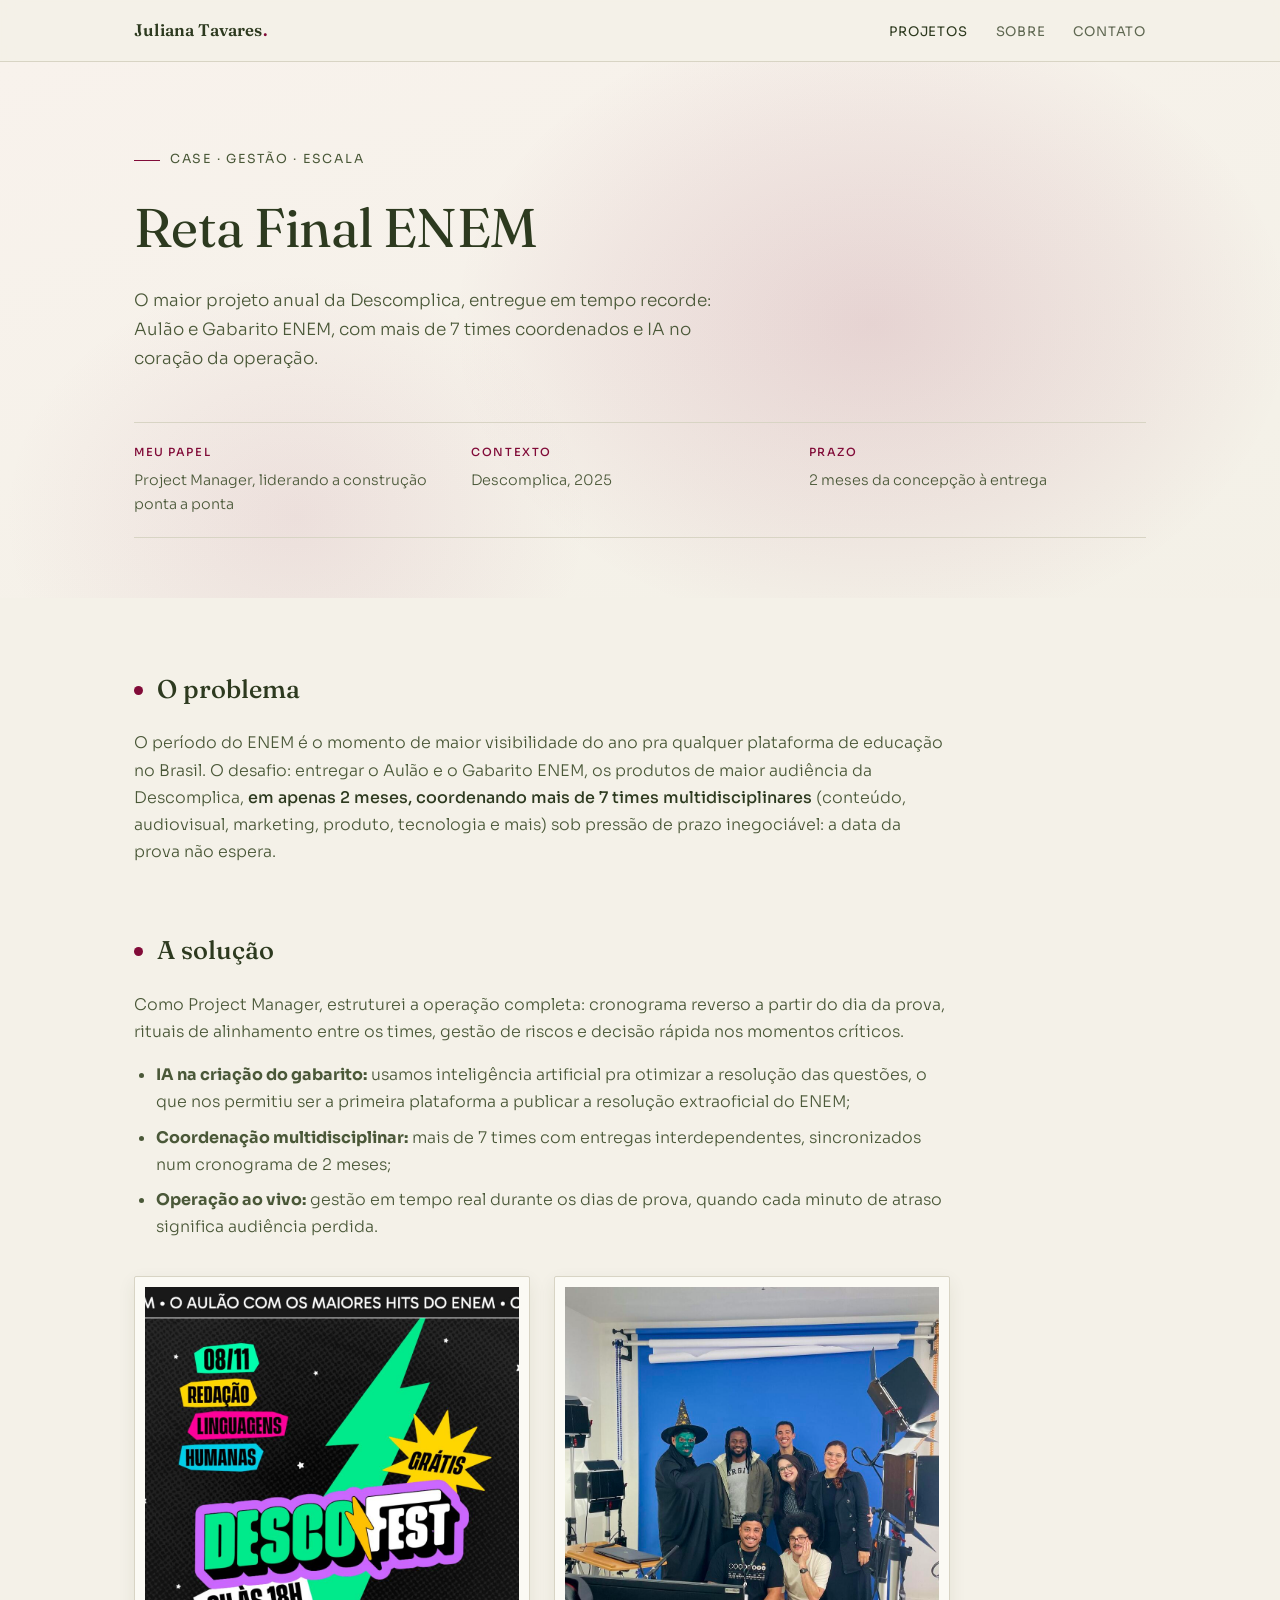
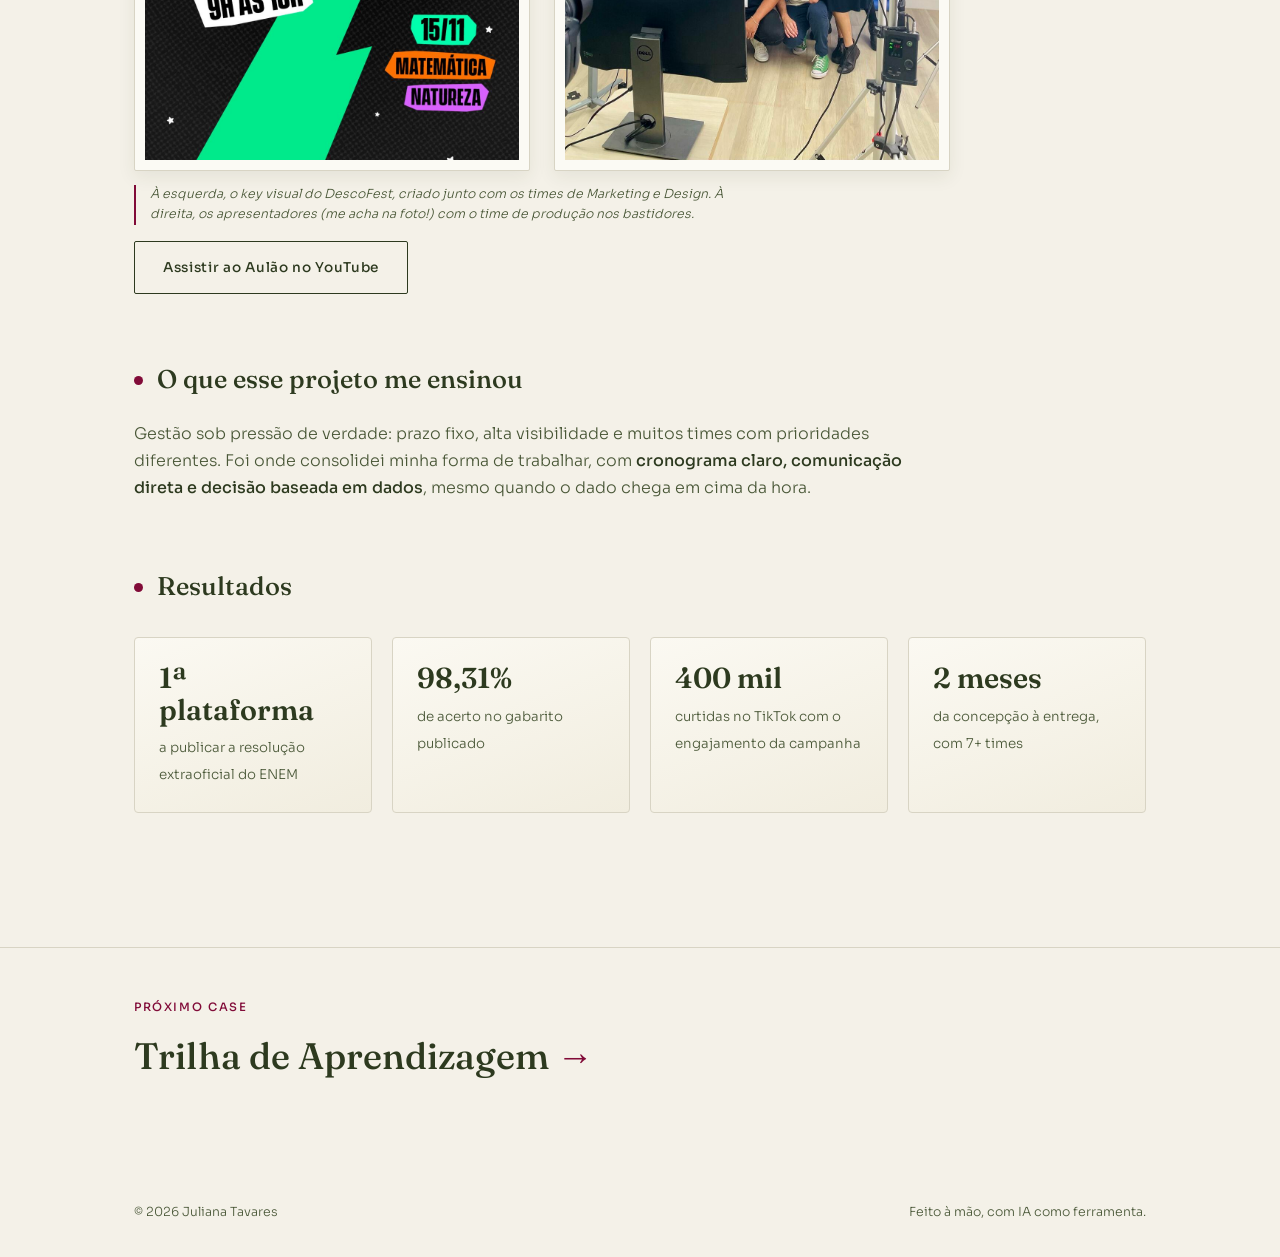
<file: projeto-reta-final.html>
<!DOCTYPE html>
<html lang="pt-BR">
<head>
<meta charset="UTF-8">
<meta name="viewport" content="width=device-width, initial-scale=1.0">
<title>Reta Final ENEM · Juliana Tavares</title>
<meta name="description" content="Case: gestão do maior projeto anual da Descomplica, o Aulão e Gabarito ENEM, liderado por Juliana Tavares.">
<link rel="preconnect" href="https://fonts.googleapis.com">
<link rel="preconnect" href="https://fonts.gstatic.com" crossorigin>
<link href="https://fonts.googleapis.com/css2?family=Fraunces:ital,opsz,wght@0,9..144,300..700;1,9..144,300..700&family=Sora:wght@300;400;500;600&display=swap" rel="stylesheet">
<link rel="stylesheet" href="styles.css">
</head>
<body>

<nav>
  <div class="nav-inner">
    <a class="marca" href="index.html">Juliana Tavares<span>.</span></a>
    <ul class="nav-links">
      <li><a href="projetos.html" aria-current="page">Projetos</a></li>
      <li><a href="index.html#sobre">Sobre</a></li>
      <li><a href="index.html#contato">Contato</a></li>
    </ul>
  </div>
</nav>

<header class="hero hero-curto">
  <div class="wrap">
    <p class="eyebrow">Case · Gestão · Escala</p>
    <h1 class="titulo-pagina">Reta Final ENEM</h1>
    <p class="hero-sub">O maior projeto anual da Descomplica, entregue em tempo recorde: Aulão e Gabarito ENEM, com mais de 7 times coordenados e IA no coração da operação.</p>

    <div class="case-meta">
      <div><strong>Meu papel</strong>Project Manager, liderando a construção ponta a ponta</div>
      <div><strong>Contexto</strong>Descomplica, 2025</div>
      <div><strong>Prazo</strong>2 meses da concepção à entrega</div>
    </div>
  </div>
</header>

<div class="case-corpo">
  <div class="wrap">

    <div class="case-secao">
      <h2>O problema</h2>
      <p>O período do ENEM é o momento de maior visibilidade do ano pra qualquer plataforma de educação no Brasil. O desafio: entregar o Aulão e o Gabarito ENEM, os produtos de maior audiência da Descomplica, <strong>em apenas 2 meses, coordenando mais de 7 times multidisciplinares</strong> (conteúdo, audiovisual, marketing, produto, tecnologia e mais) sob pressão de prazo inegociável: a data da prova não espera.</p>
    </div>

    <div class="case-secao">
      <h2>A solução</h2>
      <p>Como Project Manager, estruturei a operação completa: cronograma reverso a partir do dia da prova, rituais de alinhamento entre os times, gestão de riscos e decisão rápida nos momentos críticos.</p>
      <ul>
        <li><strong>IA na criação do gabarito:</strong> usamos inteligência artificial pra otimizar a resolução das questões, o que nos permitiu ser a primeira plataforma a publicar a resolução extraoficial do ENEM;</li>
        <li><strong>Coordenação multidisciplinar:</strong> mais de 7 times com entregas interdependentes, sincronizados num cronograma de 2 meses;</li>
        <li><strong>Operação ao vivo:</strong> gestão em tempo real durante os dias de prova, quando cada minuto de atraso significa audiência perdida.</li>
      </ul>

      <div class="galeria">
        <div class="foto foto-retrato">
          <img src="fotos/retafinal-kv.jpg" alt="Key visual do DescoFest, o Aulão ENEM da Descomplica">
        </div>
        <div class="foto foto-retrato">
          <img src="fotos/retafinal-time.jpg" alt="Apresentadores e time de produção nos bastidores do Aulão">
        </div>
      </div>
      <p class="legenda">À esquerda, o key visual do DescoFest, criado junto com os times de Marketing e Design. À direita, os apresentadores (me acha na foto!) com o time de produção nos bastidores.</p>
      <p><a class="botao botao-borda" href="https://www.youtube.com/watch?v=YjsDSZWSq-k" target="_blank" rel="noopener">Assistir ao Aulão no YouTube</a></p>
    </div>

    <div class="case-secao">
      <h2>O que esse projeto me ensinou</h2>
      <p>Gestão sob pressão de verdade: prazo fixo, alta visibilidade e muitos times com prioridades diferentes. Foi onde consolidei minha forma de trabalhar, com <strong>cronograma claro, comunicação direta e decisão baseada em dados</strong>, mesmo quando o dado chega em cima da hora.</p>
    </div>

    <div class="case-secao">
      <h2>Resultados</h2>
      <div class="resultados">
        <div class="resultado"><strong>1ª plataforma</strong><span>a publicar a resolução extraoficial do ENEM</span></div>
        <div class="resultado"><strong>98,31%</strong><span>de acerto no gabarito publicado</span></div>
        <div class="resultado"><strong>400 mil</strong><span>curtidas no TikTok com o engajamento da campanha</span></div>
        <div class="resultado"><strong>2 meses</strong><span>da concepção à entrega, com 7+ times</span></div>
      </div>
    </div>

  </div>
</div>

<div class="proximo">
  <a href="projeto-trilha.html">
    <span class="rotulo">Próximo case</span>
    <span class="nome">Trilha de Aprendizagem</span>
  </a>
</div>

<footer>
  <div class="wrap">
    <span>© 2026 Juliana Tavares</span>
    <span>Feito à mão, com IA como ferramenta.</span>
  </div>
</footer>

<script src="script.js" defer></script>
</body>
</html>
</file>
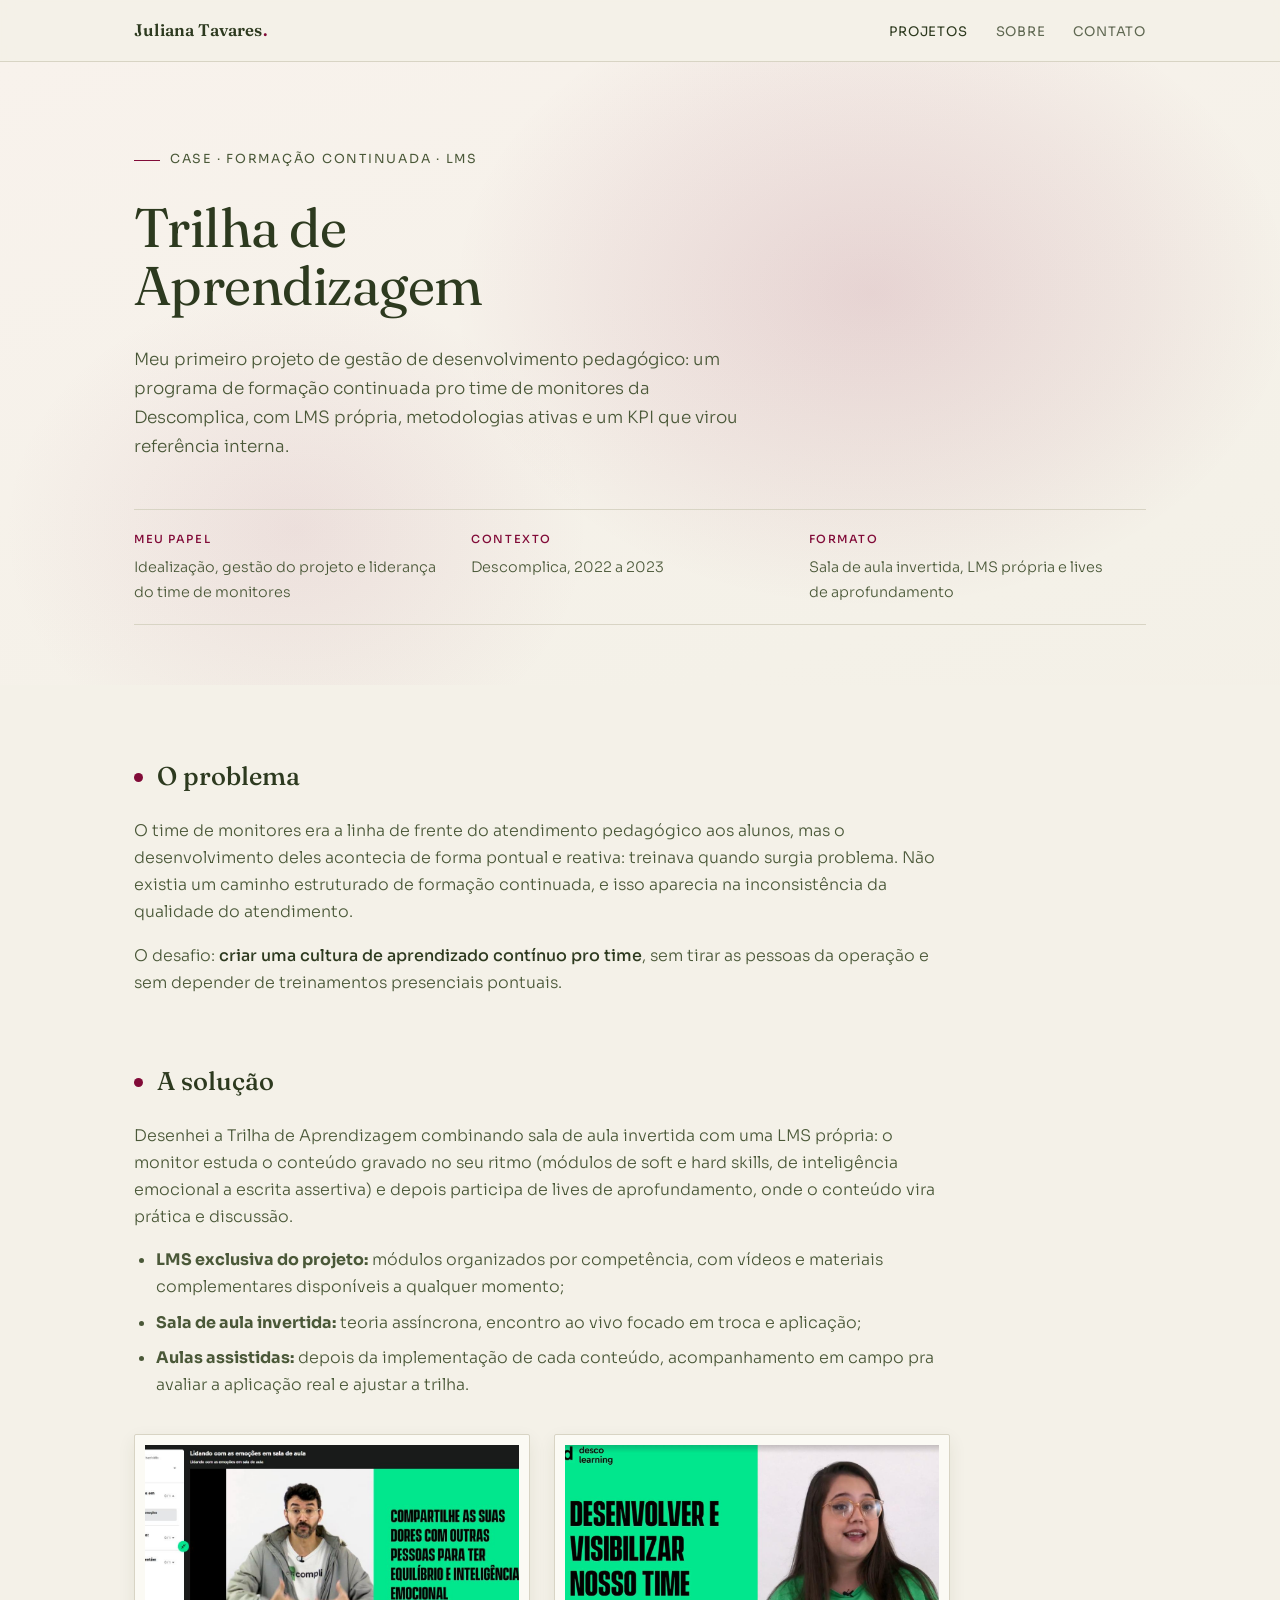
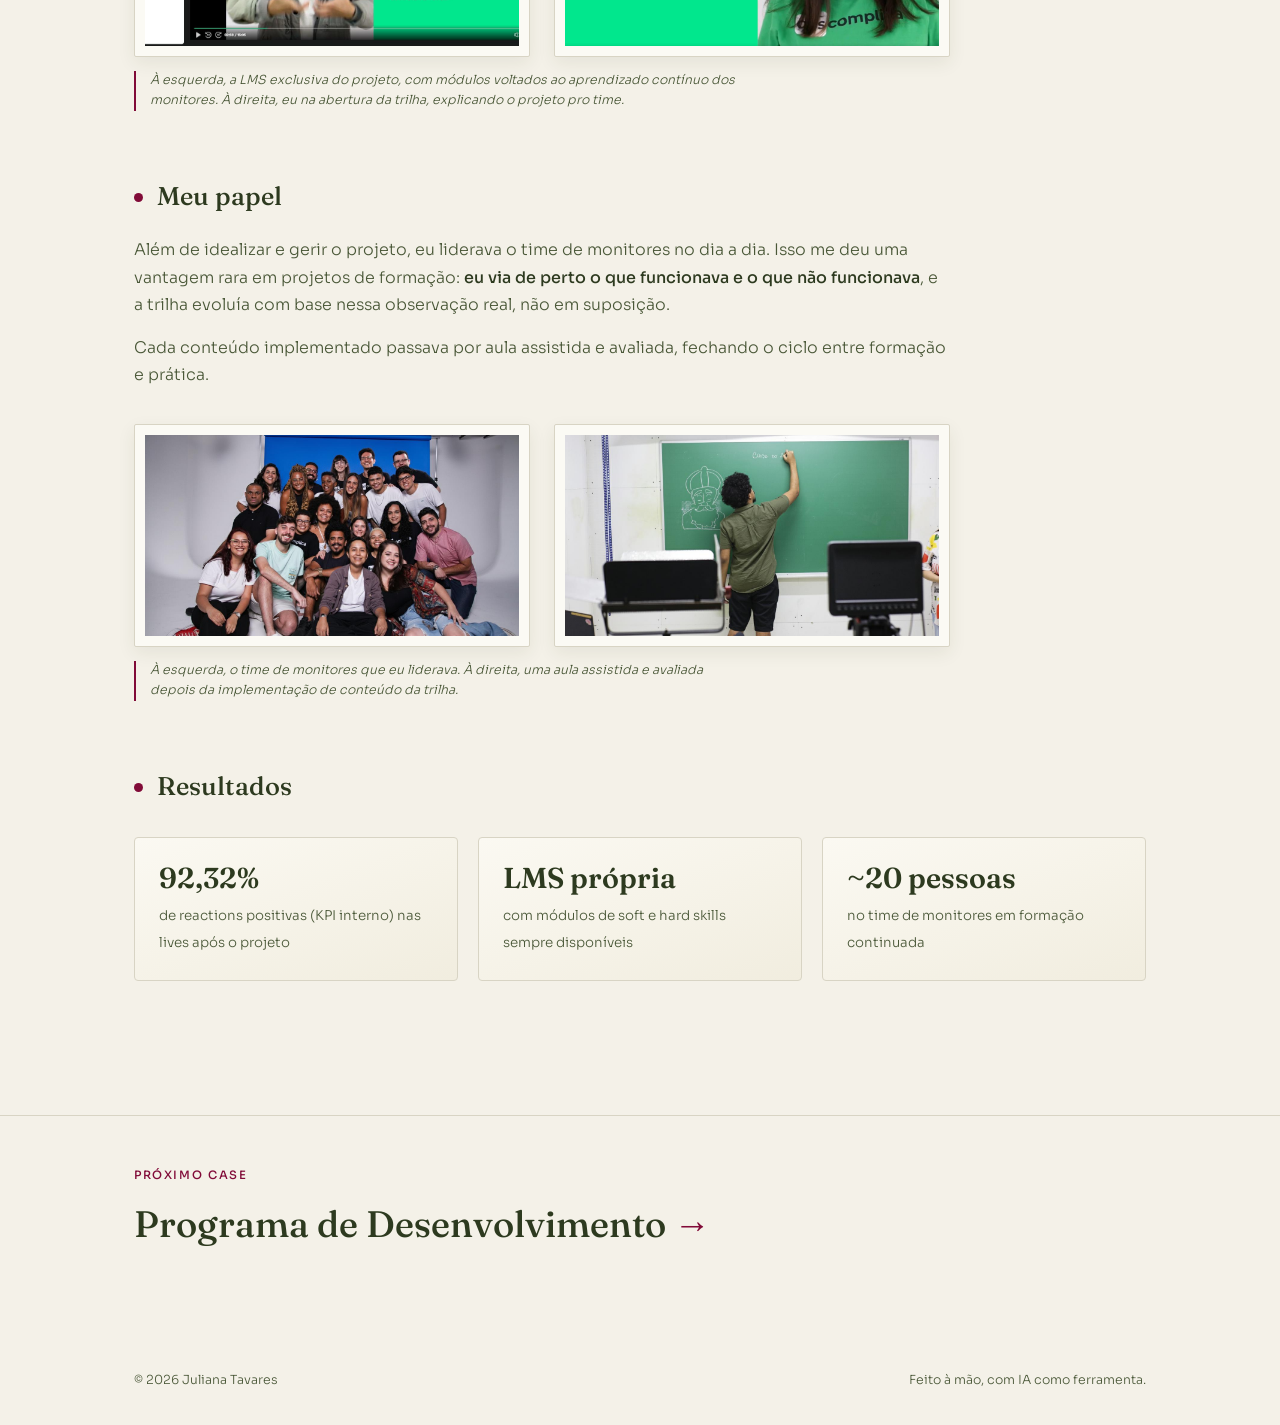
<file: projeto-trilha.html>
<!DOCTYPE html>
<html lang="pt-BR">
<head>
<meta charset="UTF-8">
<meta name="viewport" content="width=device-width, initial-scale=1.0">
<title>Trilha de Aprendizagem · Juliana Tavares</title>
<meta name="description" content="Case: programa de formação continuada com LMS própria e metodologias ativas, liderado por Juliana Tavares.">
<link rel="preconnect" href="https://fonts.googleapis.com">
<link rel="preconnect" href="https://fonts.gstatic.com" crossorigin>
<link href="https://fonts.googleapis.com/css2?family=Fraunces:ital,opsz,wght@0,9..144,300..700;1,9..144,300..700&family=Sora:wght@300;400;500;600&display=swap" rel="stylesheet">
<link rel="stylesheet" href="styles.css">
</head>
<body>

<nav>
  <div class="nav-inner">
    <a class="marca" href="index.html">Juliana Tavares<span>.</span></a>
    <ul class="nav-links">
      <li><a href="projetos.html" aria-current="page">Projetos</a></li>
      <li><a href="index.html#sobre">Sobre</a></li>
      <li><a href="index.html#contato">Contato</a></li>
    </ul>
  </div>
</nav>

<header class="hero hero-curto">
  <div class="wrap">
    <p class="eyebrow">Case · Formação continuada · LMS</p>
    <h1 class="titulo-pagina">Trilha de Aprendizagem</h1>
    <p class="hero-sub">Meu primeiro projeto de gestão de desenvolvimento pedagógico: um programa de formação continuada pro time de monitores da Descomplica, com LMS própria, metodologias ativas e um KPI que virou referência interna.</p>

    <div class="case-meta">
      <div><strong>Meu papel</strong>Idealização, gestão do projeto e liderança do time de monitores</div>
      <div><strong>Contexto</strong>Descomplica, 2022 a 2023</div>
      <div><strong>Formato</strong>Sala de aula invertida, LMS própria e lives de aprofundamento</div>
    </div>
  </div>
</header>

<div class="case-corpo">
  <div class="wrap">

    <div class="case-secao">
      <h2>O problema</h2>
      <p>O time de monitores era a linha de frente do atendimento pedagógico aos alunos, mas o desenvolvimento deles acontecia de forma pontual e reativa: treinava quando surgia problema. Não existia um caminho estruturado de formação continuada, e isso aparecia na inconsistência da qualidade do atendimento.</p>
      <p>O desafio: <strong>criar uma cultura de aprendizado contínuo pro time</strong>, sem tirar as pessoas da operação e sem depender de treinamentos presenciais pontuais.</p>
    </div>

    <div class="case-secao">
      <h2>A solução</h2>
      <p>Desenhei a Trilha de Aprendizagem combinando sala de aula invertida com uma LMS própria: o monitor estuda o conteúdo gravado no seu ritmo (módulos de soft e hard skills, de inteligência emocional a escrita assertiva) e depois participa de lives de aprofundamento, onde o conteúdo vira prática e discussão.</p>
      <ul>
        <li><strong>LMS exclusiva do projeto:</strong> módulos organizados por competência, com vídeos e materiais complementares disponíveis a qualquer momento;</li>
        <li><strong>Sala de aula invertida:</strong> teoria assíncrona, encontro ao vivo focado em troca e aplicação;</li>
        <li><strong>Aulas assistidas:</strong> depois da implementação de cada conteúdo, acompanhamento em campo pra avaliar a aplicação real e ajustar a trilha.</li>
      </ul>

      <div class="galeria">
        <div class="foto">
          <img src="fotos/trilha-lms.jpg" alt="LMS da Trilha de Aprendizagem com módulos de formação para educadores">
        </div>
        <div class="foto">
          <img src="fotos/trilha-abertura.jpg" alt="Juliana apresentando a abertura da Trilha de Aprendizagem">
        </div>
      </div>
      <p class="legenda">À esquerda, a LMS exclusiva do projeto, com módulos voltados ao aprendizado contínuo dos monitores. À direita, eu na abertura da trilha, explicando o projeto pro time.</p>
    </div>

    <div class="case-secao">
      <h2>Meu papel</h2>
      <p>Além de idealizar e gerir o projeto, eu liderava o time de monitores no dia a dia. Isso me deu uma vantagem rara em projetos de formação: <strong>eu via de perto o que funcionava e o que não funcionava</strong>, e a trilha evoluía com base nessa observação real, não em suposição.</p>
      <p>Cada conteúdo implementado passava por aula assistida e avaliada, fechando o ciclo entre formação e prática.</p>

      <div class="galeria">
        <div class="foto">
          <img src="fotos/trilha-time.jpg" alt="Time de monitores da Descomplica reunido em estúdio">
        </div>
        <div class="foto">
          <img src="fotos/trilha-aula.jpg" alt="Aula assistida e avaliada após implementação de conteúdo da trilha">
        </div>
      </div>
      <p class="legenda">À esquerda, o time de monitores que eu liderava. À direita, uma aula assistida e avaliada depois da implementação de conteúdo da trilha.</p>
    </div>

    <div class="case-secao">
      <h2>Resultados</h2>
      <div class="resultados">
        <div class="resultado"><strong>92,32%</strong><span>de reactions positivas (KPI interno) nas lives após o projeto</span></div>
        <div class="resultado"><strong>LMS própria</strong><span>com módulos de soft e hard skills sempre disponíveis</span></div>
        <div class="resultado"><strong>~20 pessoas</strong><span>no time de monitores em formação continuada</span></div>
      </div>
    </div>

  </div>
</div>

<div class="proximo">
  <a href="projeto-pdeb.html">
    <span class="rotulo">Próximo case</span>
    <span class="nome">Programa de Desenvolvimento</span>
  </a>
</div>

<footer>
  <div class="wrap">
    <span>© 2026 Juliana Tavares</span>
    <span>Feito à mão, com IA como ferramenta.</span>
  </div>
</footer>

<script src="script.js" defer></script>
</body>
</html>
</file>
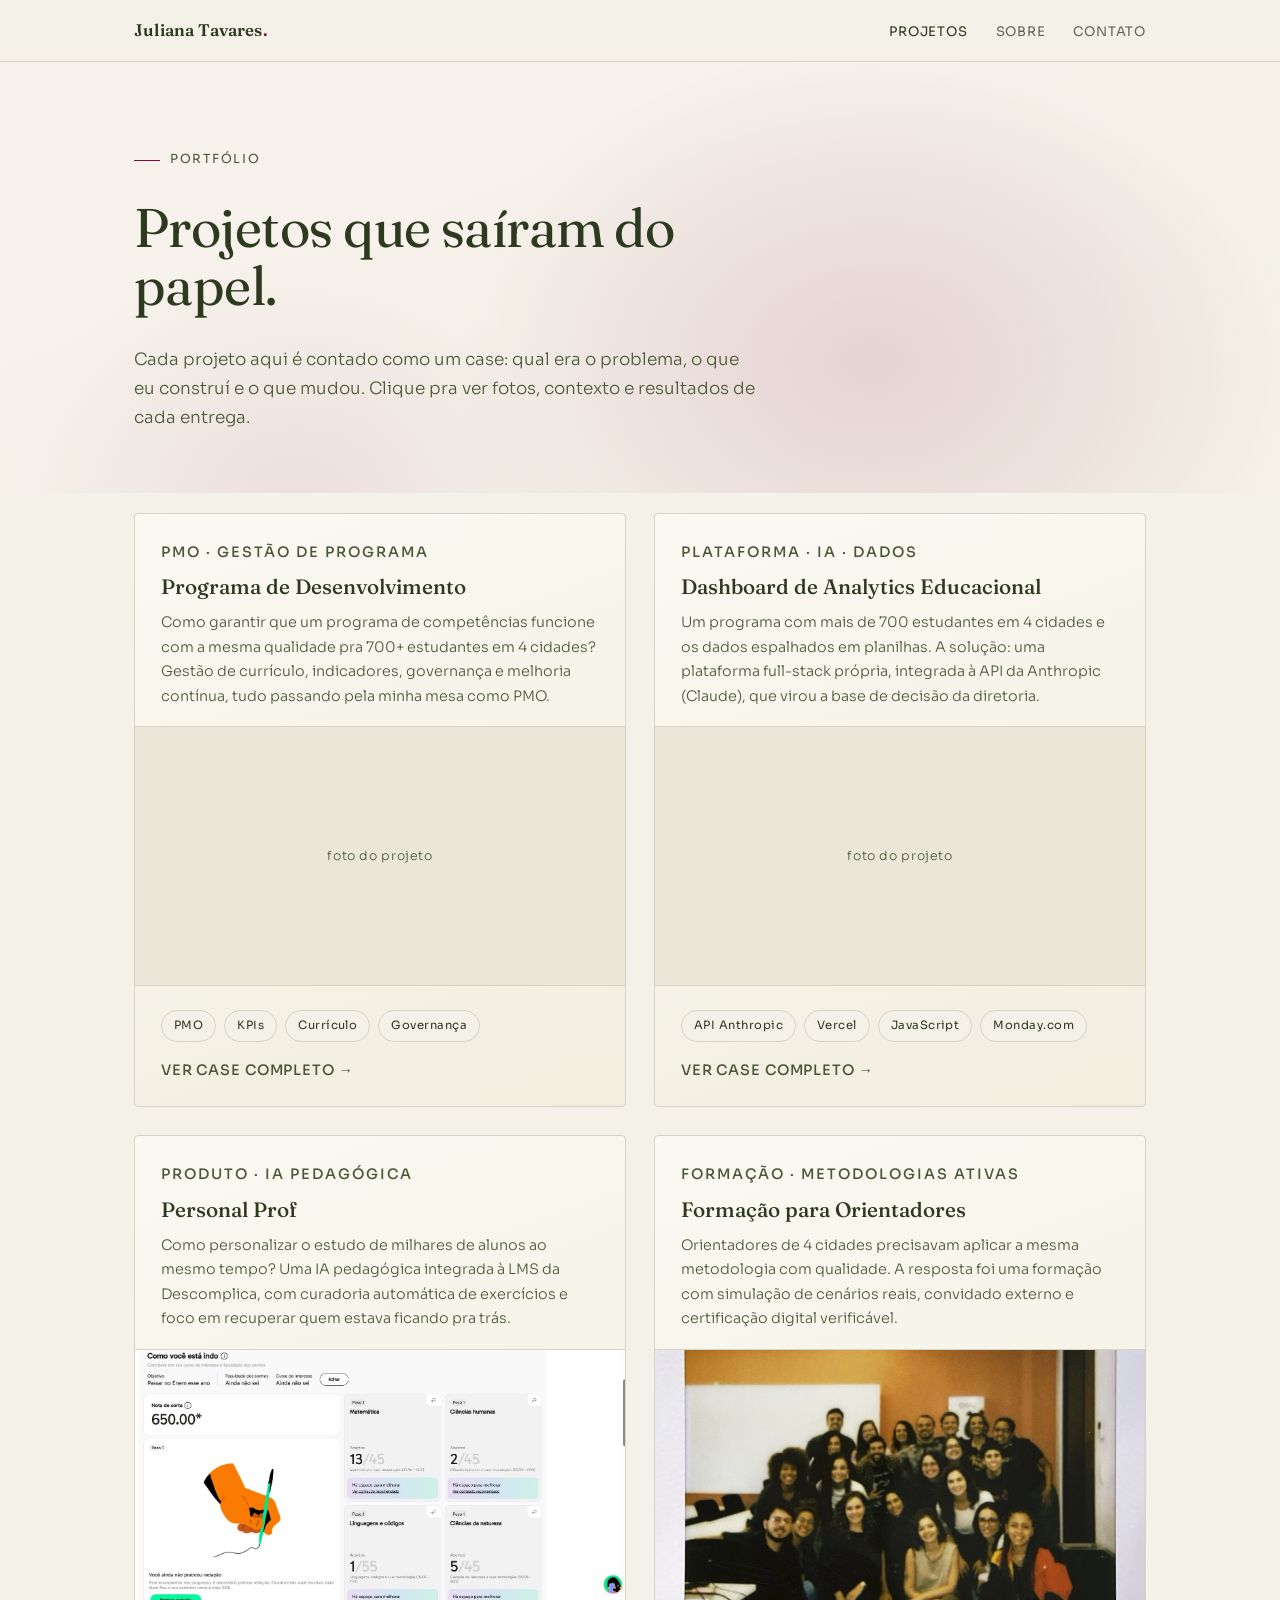
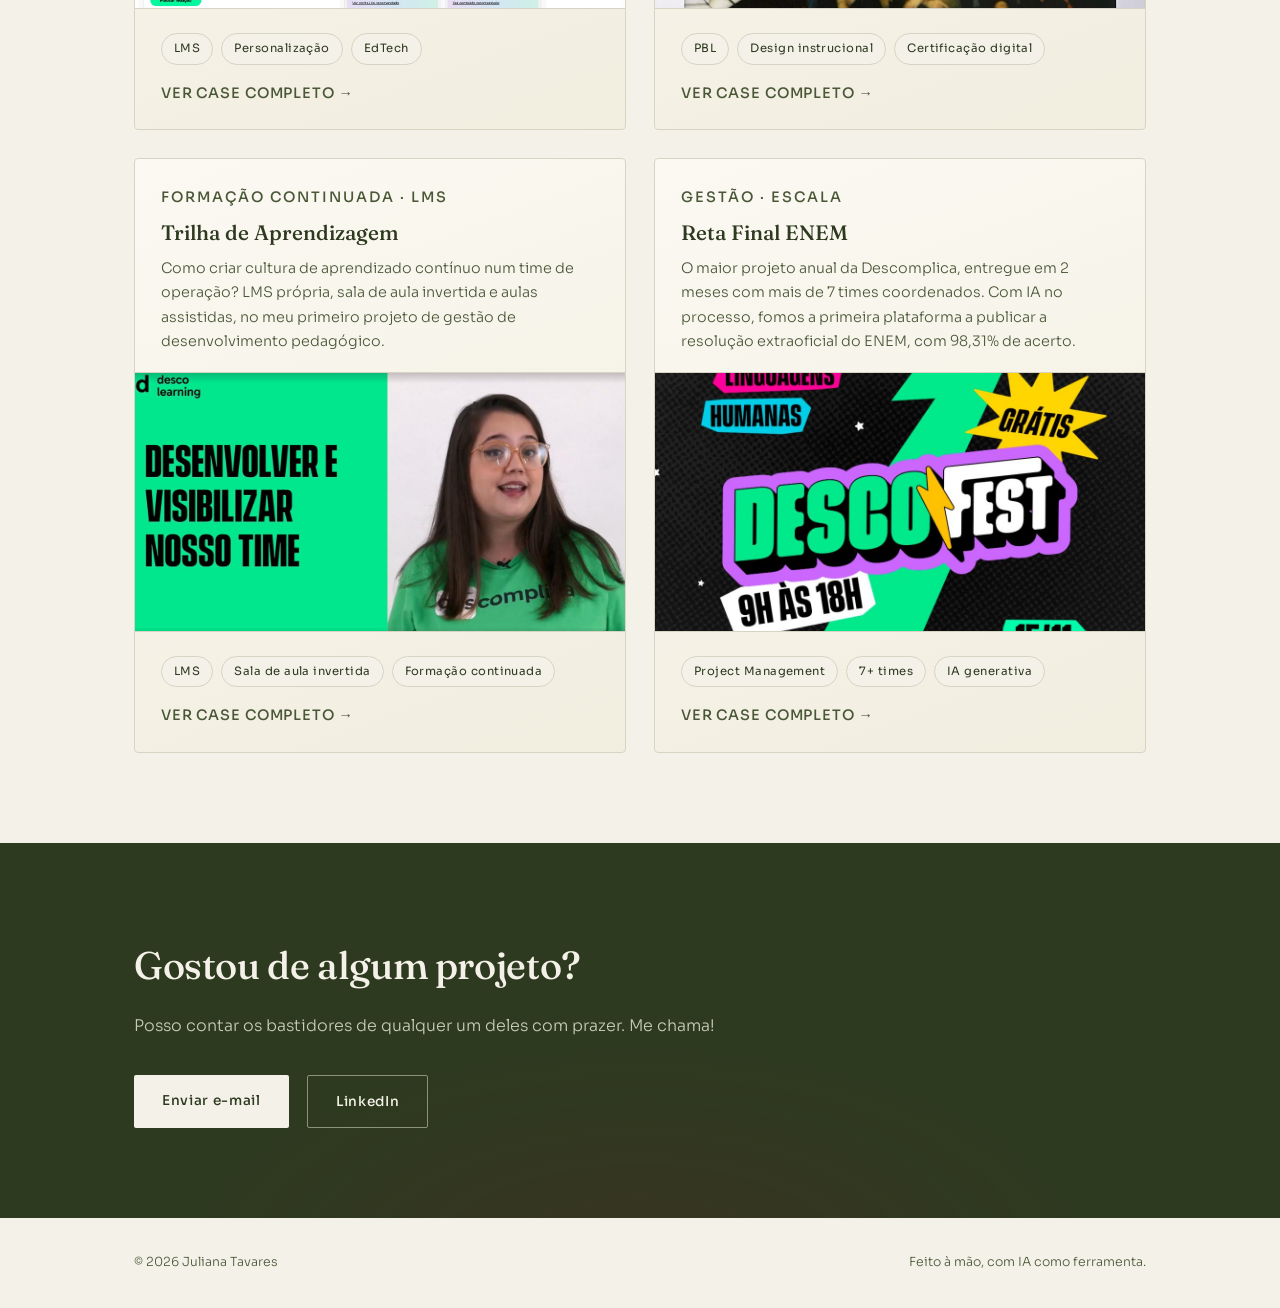
<file: projetos.html>
<!DOCTYPE html>
<html lang="pt-BR">
<head>
<meta charset="UTF-8">
<meta name="viewport" content="width=device-width, initial-scale=1.0">
<title>Projetos · Juliana Tavares</title>
<meta name="description" content="Projetos de Juliana Tavares em inovação educacional, IA aplicada e gestão de programas de aprendizagem.">
<meta property="og:type" content="website">
<meta property="og:url" content="https://juliana-tavares.vercel.app/projetos.html">
<meta property="og:title" content="Projetos · Juliana Tavares">
<meta property="og:description" content="Projetos de Juliana Tavares em inovação educacional, IA aplicada e gestão de programas de aprendizagem.">
<meta property="og:image" content="https://juliana-tavares.vercel.app/og.png">
<meta property="og:locale" content="pt_BR">
<meta name="twitter:card" content="summary_large_image">
<meta name="twitter:image" content="https://juliana-tavares.vercel.app/og.png">
<link rel="preconnect" href="https://fonts.googleapis.com">
<link rel="preconnect" href="https://fonts.gstatic.com" crossorigin>
<link href="https://fonts.googleapis.com/css2?family=Fraunces:ital,opsz,wght@0,9..144,300..700;1,9..144,300..700&family=Sora:wght@300;400;500;600&display=swap" rel="stylesheet">
<link rel="stylesheet" href="styles.css">
</head>
<body>

<nav>
  <div class="nav-inner">
    <a class="marca" href="index.html">Juliana Tavares<span>.</span></a>
    <ul class="nav-links">
      <li><a href="projetos.html" aria-current="page">Projetos</a></li>
      <li><a href="index.html#sobre">Sobre</a></li>
      <li><a href="index.html#contato">Contato</a></li>
    </ul>
  </div>
</nav>

<header class="hero hero-curto">
  <div class="wrap">
    <p class="eyebrow">Portfólio</p>
    <h1 class="titulo-pagina">Projetos que saíram do papel.</h1>
    <p class="hero-sub">Cada projeto aqui é contado como um case: qual era o problema, o que eu construí e o que mudou. Clique pra ver fotos, contexto e resultados de cada entrega.</p>
  </div>
</header>

<section style="padding-top:20px">
  <div class="wrap">
    <div class="projetos">

      <a class="projeto" href="projeto-pdeb.html">
        <p class="projeto-tag">PMO · Gestão de programa</p>
        <h3>Programa de Desenvolvimento</h3>
        <p>Como garantir que um programa de competências funcione com a mesma qualidade pra 700+ estudantes em 4 cidades? Gestão de currículo, indicadores, governança e melhoria contínua, tudo passando pela minha mesa como PMO.</p>
        <div class="projeto-foto">
          <!-- Troque por: <img src="fotos/pdeb-capa.jpg" alt="Estudantes durante atividade do programa"> -->
          foto do projeto
        </div>
        <div class="projeto-meta">
          <span class="chip">PMO</span><span class="chip">KPIs</span><span class="chip">Currículo</span><span class="chip">Governança</span>
        </div>
        <p class="ver-case">Ver case completo</p>
      </a>

      <a class="projeto" href="projeto-dashboard.html">
        <p class="projeto-tag">Plataforma · IA · Dados</p>
        <h3>Dashboard de Analytics Educacional</h3>
        <p>Um programa com mais de 700 estudantes em 4 cidades e os dados espalhados em planilhas. A solução: uma plataforma full-stack própria, integrada à API da Anthropic (Claude), que virou a base de decisão da diretoria.</p>
        <div class="projeto-foto">
          <!-- Troque por: <img src="fotos/dashboard-capa.png" alt="Tela do dashboard de analytics"> -->
          foto do projeto
        </div>
        <div class="projeto-meta">
          <span class="chip">API Anthropic</span><span class="chip">Vercel</span><span class="chip">JavaScript</span><span class="chip">Monday.com</span>
        </div>
        <p class="ver-case">Ver case completo</p>
      </a>

      <a class="projeto" href="projeto-personal-prof.html">
        <p class="projeto-tag">Produto · IA pedagógica</p>
        <h3>Personal Prof</h3>
        <p>Como personalizar o estudo de milhares de alunos ao mesmo tempo? Uma IA pedagógica integrada à LMS da Descomplica, com curadoria automática de exercícios e foco em recuperar quem estava ficando pra trás.</p>
        <div class="projeto-foto">
          <img src="fotos/personalprof-capa.png" alt="Tela do Personal Prof mostrando desempenho por área do Enem">
        </div>
        <div class="projeto-meta">
          <span class="chip">LMS</span><span class="chip">Personalização</span><span class="chip">EdTech</span>
        </div>
        <p class="ver-case">Ver case completo</p>
      </a>

      <a class="projeto" href="projeto-formacao.html">
        <p class="projeto-tag">Formação · Metodologias ativas</p>
        <h3>Formação para Orientadores</h3>
        <p>Orientadores de 4 cidades precisavam aplicar a mesma metodologia com qualidade. A resposta foi uma formação com simulação de cenários reais, convidado externo e certificação digital verificável.</p>
        <div class="projeto-foto">
          <img src="fotos/formacao-turma.jpg" alt="Turma de orientadores reunida ao final da formação">
        </div>
        <div class="projeto-meta">
          <span class="chip">PBL</span><span class="chip">Design instrucional</span><span class="chip">Certificação digital</span>
        </div>
        <p class="ver-case">Ver case completo</p>
      </a>

      <a class="projeto" href="projeto-trilha.html">
        <p class="projeto-tag">Formação continuada · LMS</p>
        <h3>Trilha de Aprendizagem</h3>
        <p>Como criar cultura de aprendizado contínuo num time de operação? LMS própria, sala de aula invertida e aulas assistidas, no meu primeiro projeto de gestão de desenvolvimento pedagógico.</p>
        <div class="projeto-foto">
          <img src="fotos/trilha-abertura.jpg" alt="Juliana na abertura da Trilha de Aprendizagem">
        </div>
        <div class="projeto-meta">
          <span class="chip">LMS</span><span class="chip">Sala de aula invertida</span><span class="chip">Formação continuada</span>
        </div>
        <p class="ver-case">Ver case completo</p>
      </a>

      <a class="projeto" href="projeto-reta-final.html">
        <p class="projeto-tag">Gestão · Escala</p>
        <h3>Reta Final ENEM</h3>
        <p>O maior projeto anual da Descomplica, entregue em 2 meses com mais de 7 times coordenados. Com IA no processo, fomos a primeira plataforma a publicar a resolução extraoficial do ENEM, com 98,31% de acerto.</p>
        <div class="projeto-foto">
          <img src="fotos/retafinal-kv.jpg" alt="Key visual do DescoFest, Aulão ENEM da Descomplica">
        </div>
        <div class="projeto-meta">
          <span class="chip">Project Management</span><span class="chip">7+ times</span><span class="chip">IA generativa</span>
        </div>
        <p class="ver-case">Ver case completo</p>
      </a>

    </div>
  </div>
</section>

<section class="contato" id="contato">
  <div class="wrap">
    <h2 class="sec-titulo">Gostou de algum projeto?</h2>
    <p class="sec-sub">Posso contar os bastidores de qualquer um deles com prazer. Me chama!</p>
    <div class="contato-links">
      <a class="botao botao-cheio" href="mailto:ju.gtsousa@gmail.com">Enviar e-mail</a>
      <a class="botao botao-borda" href="https://www.linkedin.com/in/julianasousax" target="_blank" rel="noopener">LinkedIn</a>
    </div>
  </div>
</section>

<footer>
  <div class="wrap">
    <span>© 2026 Juliana Tavares</span>
    <span>Feito à mão, com IA como ferramenta.</span>
  </div>
</footer>

<script src="script.js" defer></script>
</body>
</html>
</file>
<file: styles.css>
:root{
  --musgo:#2D3A1F;
  --musgo-medio:#4A5838;
  --creme:#F4F1E8;
  --creme-escuro:#EAE6D8;
  --vinho:#810B38;
  --card:#FBFAF4;
  --linha:#D8D4C4;
}
*{margin:0;padding:0;box-sizing:border-box}
html{scroll-behavior:smooth}
@media (prefers-reduced-motion: reduce){
  html{scroll-behavior:auto}
  *,*::before,*::after{animation:none!important;transition:none!important}
}
body{
  background:var(--creme);
  color:var(--musgo);
  font-family:'Sora',sans-serif;
  font-weight:300;
  line-height:1.7;
  font-size:1rem;
}
::selection{background:var(--musgo);color:var(--creme)}
a{color:inherit}
a:focus-visible,button:focus-visible{outline:2px solid var(--vinho);outline-offset:3px;border-radius:2px}
.wrap{max-width:1060px;margin:0 auto;padding:0 24px}

/* ---------- NAV ---------- */
nav{
  position:sticky;top:0;z-index:10;
  background:color-mix(in srgb, var(--creme) 88%, transparent);
  backdrop-filter:blur(8px);
  border-bottom:1px solid var(--linha);
}
.nav-inner{display:flex;justify-content:space-between;align-items:center;padding:16px 24px;max-width:1060px;margin:0 auto}
.marca{font-family:'Fraunces',serif;font-weight:600;font-size:1.05rem;text-decoration:none;letter-spacing:.01em}
.marca span{color:var(--vinho)}
.nav-links{display:flex;gap:28px;list-style:none}
.nav-links a{text-decoration:none;font-size:.82rem;font-weight:400;letter-spacing:.06em;text-transform:uppercase;opacity:.75;transition:opacity .2s}
.nav-links a:hover,.nav-links a[aria-current]{opacity:1}
@media(max-width:640px){.nav-links{gap:16px}.nav-links a{font-size:.72rem}}

/* ---------- HERO ---------- */
/* Luz da manhã: radiais suaves de verde (canto sup. direito) e vinho (esquerda) */
header.hero{
  padding:110px 0 90px;
  background:linear-gradient(160deg, #F8F2EC 0%, var(--creme) 45%, #F3EDE4 100%);
  background-size:180% 180%;
  animation:respira-fundo 12s ease-in-out infinite alternate;
  position:relative;overflow:hidden;
}
header.hero-curto{padding:80px 0 60px}
header.hero::before{
  content:"";position:absolute;pointer-events:none;
  width:1200px;height:900px;right:-15%;top:-35%;
  background:radial-gradient(closest-side, rgba(129,11,56,.13), rgba(129,11,56,.05) 45%, transparent 70%);
  animation:orbita-bordo 40s linear infinite;
}
header.hero::after{
  content:"";position:absolute;pointer-events:none;
  width:900px;height:750px;left:-12%;top:15%;
  background:radial-gradient(closest-side, rgba(163,77,110,.11), transparent 65%);
  animation:orbita-rose 50s linear infinite;
}
header.hero .wrap{position:relative;z-index:1}
@keyframes respira-fundo{
  from{background-position:0% 0%}
  to{background-position:100% 100%}
}
@keyframes orbita-bordo{
  0%{transform:translate(0,0) scale(1)}
  25%{transform:translate(-320px,140px) scale(1.12)}
  50%{transform:translate(-500px,-20px) scale(1.18)}
  75%{transform:translate(-200px,-140px) scale(1.08)}
  100%{transform:translate(0,0) scale(1)}
}
@keyframes orbita-rose{
  0%{transform:translate(0,0) scale(1)}
  25%{transform:translate(260px,-120px) scale(1.08)}
  50%{transform:translate(420px,40px) scale(1.14)}
  75%{transform:translate(180px,150px) scale(1.05)}
  100%{transform:translate(0,0) scale(1)}
}
.eyebrow{
  display:inline-flex;align-items:center;gap:10px;
  font-size:.78rem;letter-spacing:.14em;text-transform:uppercase;font-weight:400;
  margin-bottom:28px;color:var(--musgo-medio);
}
.eyebrow::before{content:"";width:26px;height:1px;background:var(--vinho)}
h1{
  font-family:'Fraunces',serif;
  font-weight:400;
  font-size:clamp(2.4rem,6vw,4.4rem);
  line-height:1.08;
  letter-spacing:-.01em;
  max-width:16ch;
}
h1 em{font-style:italic;font-weight:500;color:var(--vinho)}
h1.titulo-pagina{font-size:clamp(2rem,5vw,3.4rem)}
.hero-sub{margin-top:30px;max-width:52ch;font-size:1.06rem;color:var(--musgo-medio)}
.hero-acoes{margin-top:44px;display:flex;gap:18px;flex-wrap:wrap}
.botao{
  display:inline-block;text-decoration:none;
  font-size:.85rem;font-weight:500;letter-spacing:.05em;
  padding:14px 28px;border-radius:2px;
  transition:transform .18s ease, background .18s ease, filter .18s ease;
}
.botao:hover{transform:translateY(-2px)}
/* Degradê musgo → verde médio no botão principal */
.botao-cheio{background:linear-gradient(135deg, var(--musgo) 0%, var(--musgo-medio) 100%);color:var(--creme)}
.botao-cheio:hover{filter:brightness(1.12)}
.botao-borda{border:1px solid var(--musgo);color:var(--musgo)}
.botao-borda:hover{background:var(--creme-escuro)}

/* ---------- FAIXA ---------- */
.faixa{
  background:linear-gradient(120deg, #232E17 0%, var(--musgo) 40%, #3B4A2B 70%, var(--musgo) 100%);
  background-size:220% 100%;
  animation:desliza-faixa 22s ease-in-out infinite alternate;
  color:var(--creme);padding:20px 0;overflow:hidden;
}
@keyframes desliza-faixa{
  from{background-position:0% 50%}
  to{background-position:100% 50%}
}
.faixa-itens{display:flex;flex-wrap:wrap;justify-content:space-between;max-width:1060px;margin:0 auto;padding:0 24px}
.faixa-item{padding:8px 18px 8px 0;font-size:.85rem;letter-spacing:.03em}
.faixa-item strong{font-family:'Fraunces',serif;font-weight:600;font-size:1.35rem;display:block;letter-spacing:0}

/* ---------- SEÇÕES ---------- */
section{padding:90px 0}
.sec-titulo{
  font-family:'Fraunces',serif;font-weight:500;
  font-size:clamp(1.7rem,3.5vw,2.4rem);
  margin-bottom:14px;letter-spacing:-.01em;
}
.sec-sub{color:var(--musgo-medio);max-width:60ch;margin-bottom:52px}

/* ---------- CARDS DE PROJETO ---------- */
.projetos{display:grid;grid-template-columns:1fr 1fr;gap:28px}
@media(max-width:800px){.projetos{grid-template-columns:1fr}}
a.projeto{text-decoration:none}
.projeto{
  background:linear-gradient(160deg, #FBF9F2 0%, #F1EDDF 100%);
  border:1px solid var(--linha);
  border-radius:4px;
  padding:26px 26px 24px;
  display:flex;flex-direction:column;
  transition:transform .18s ease, box-shadow .18s ease;
}
.projeto:hover{transform:translateY(-4px);box-shadow:0 14px 34px rgba(45,58,31,.10)}
.projeto-tag{font-size:.68rem;letter-spacing:.14em;text-transform:uppercase;font-weight:500;color:var(--vinho);margin-bottom:10px}
.projeto h3{font-family:'Fraunces',serif;font-weight:500;font-size:1.3rem;line-height:1.25;margin-bottom:10px}
.projeto p{font-size:.9rem;color:var(--musgo-medio);flex-grow:1}
.projeto-foto{
  margin:18px -26px;
  background:var(--creme-escuro);
  border-top:1px solid var(--linha);
  border-bottom:1px solid var(--linha);
  aspect-ratio:16/8.5;
  display:flex;align-items:center;justify-content:center;
  font-size:.78rem;color:var(--musgo-medio);letter-spacing:.05em;
  overflow:hidden;
}
.projeto-foto img{width:100%;height:100%;object-fit:cover;display:block}
.projeto-meta{display:flex;flex-wrap:wrap;gap:8px;margin-top:6px}
.chip{
  font-size:.72rem;font-weight:400;letter-spacing:.04em;
  border:1px solid var(--linha);
  padding:5px 12px;border-radius:100px;
  background:var(--creme);
}
.ver-case{
  margin-top:16px;font-size:.82rem;font-weight:500;letter-spacing:.06em;
  text-transform:uppercase;color:var(--vinho);
}
.ver-case::after{content:" →"}

/* ---------- PÁGINA DE PROJETO (CASE) ---------- */
.case-meta{
  display:flex;flex-wrap:wrap;gap:0;
  border-top:1px solid var(--linha);border-bottom:1px solid var(--linha);
  margin-top:48px;
}
.case-meta div{
  flex:1;min-width:180px;padding:20px 24px 20px 0;
  font-size:.9rem;color:var(--musgo-medio);
}
.case-meta div strong{
  display:block;font-size:.7rem;letter-spacing:.14em;text-transform:uppercase;
  color:var(--vinho);font-weight:500;margin-bottom:6px;
}
.case-corpo{padding:70px 0}
.case-secao{margin-bottom:64px}
.case-secao h2{
  font-family:'Fraunces',serif;font-weight:500;font-size:1.6rem;
  margin-bottom:18px;display:flex;align-items:baseline;gap:14px;
}
.case-secao h2::before{
  content:"";width:9px;height:9px;border-radius:50%;
  background:var(--vinho);flex-shrink:0;transform:translateY(-3px);
}
.case-secao p{max-width:68ch;color:var(--musgo-medio);margin-bottom:16px}
.case-secao p strong{color:var(--musgo);font-weight:500}
.case-secao ul{max-width:68ch;color:var(--musgo-medio);padding-left:22px;margin-bottom:16px}
.case-secao li{margin-bottom:8px}

.galeria{display:grid;grid-template-columns:1fr 1fr;gap:24px;margin:36px 0 14px;max-width:68ch}
@media(max-width:700px){.galeria{grid-template-columns:1fr}}
.galeria-cheia{grid-template-columns:1fr}
.foto{
  background:var(--card);
  border:1px solid var(--linha);border-radius:2px;
  padding:10px;
  aspect-ratio:16/9;
  display:flex;align-items:center;justify-content:center;
  font-size:.78rem;color:var(--musgo-medio);letter-spacing:.05em;
  overflow:hidden;
  box-shadow:0 6px 18px rgba(45,58,31,.08);
}
.foto img{width:100%;height:100%;object-fit:cover;display:block}
.legenda{
  font-size:.78rem;font-style:italic;
  color:#7A836B;
  margin-top:0;margin-bottom:40px;max-width:60ch;
  padding-left:14px;border-left:2px solid var(--vinho);
  line-height:1.6;
}

.resultados{display:grid;grid-template-columns:repeat(auto-fit,minmax(180px,1fr));gap:20px;margin-top:28px}
.resultado{
  background:linear-gradient(160deg, #FBF9F2 0%, #F1EDDF 100%);
  border:1px solid var(--linha);border-radius:4px;
  padding:24px;
}
.resultado strong{
  font-family:'Fraunces',serif;font-weight:600;font-size:1.8rem;
  display:block;line-height:1.1;margin-bottom:8px;color:var(--musgo);
}
.resultado span{font-size:.84rem;color:var(--musgo-medio)}

.proximo{
  border-top:1px solid var(--linha);
  padding:50px 0 80px;
}
.proximo a{
  text-decoration:none;display:block;max-width:1060px;margin:0 auto;padding:0 24px;
}
.proximo .rotulo{display:block;font-size:.72rem;letter-spacing:.14em;text-transform:uppercase;color:var(--vinho);font-weight:500}
.proximo .nome{
  font-family:'Fraunces',serif;font-weight:500;
  font-size:clamp(1.5rem,3.5vw,2.3rem);margin-top:8px;
  transition:transform .18s ease;display:inline-block;
}
.proximo a:hover .nome{transform:translateX(8px)}
.proximo .nome::after{content:" →";color:var(--vinho)}

/* ---------- SOBRE / CONTATO / FOOTER ---------- */
/* Luz suave de verde no canto sup. esquerdo do ciclo */
.ciclo{
  background:
    radial-gradient(800px 500px at 10% 0%, rgba(74,88,56,.10), transparent 60%),
    var(--creme-escuro);
  border-top:1px solid var(--linha);border-bottom:1px solid var(--linha);
}
.ciclo-grid{display:grid;grid-template-columns:1fr 1fr 1fr;gap:36px}
@media(max-width:800px){.ciclo-grid{grid-template-columns:1fr}}
.ciclo-item h3{
  font-family:'Fraunces',serif;font-weight:500;font-size:1.25rem;margin-bottom:12px;
  display:flex;align-items:baseline;gap:12px;
}
.ciclo-item h3::before{
  content:"";width:9px;height:9px;border-radius:50%;
  background:var(--vinho);flex-shrink:0;transform:translateY(-2px);
}
.ciclo-item p{font-size:.93rem;color:var(--musgo-medio)}

.sobre-grid{display:grid;grid-template-columns:1.2fr .8fr;gap:64px;align-items:start}
@media(max-width:800px){.sobre-grid{grid-template-columns:1fr;gap:40px}}
.sobre-texto p{margin-bottom:20px;color:var(--musgo-medio)}
.sobre-texto p strong{color:var(--musgo);font-weight:500}
.sobre-lista{list-style:none;border-top:1px solid var(--linha)}
.sobre-lista li{
  padding:11px 0;border-bottom:1px solid var(--linha);
  font-size:.9rem;
}
.sobre-lista li span:first-child{
  display:block;font-size:.68rem;letter-spacing:.14em;text-transform:uppercase;
  color:var(--vinho);font-weight:500;margin-bottom:4px;
}
.sobre-lista li span:last-child{display:block;color:var(--musgo-medio)}
.sobre-lista a{color:var(--vinho);text-decoration-thickness:1px;text-underline-offset:3px}

/* Brilho de vinho subindo do rodapé */
.contato{
  background:
    radial-gradient(800px 400px at 50% 115%, rgba(129,11,56,.14), transparent 60%),
    var(--musgo);
  color:var(--creme);
}
.contato .sec-titulo{color:var(--creme)}
.contato .sec-sub{color:#C9CDB8;margin-bottom:36px}
.contato-links{display:flex;gap:18px;flex-wrap:wrap}
.contato .botao-cheio{background:var(--creme);color:var(--musgo)}
.contato .botao-cheio:hover{background:#fff;filter:none}
.contato .botao-borda{border-color:#8A9377;color:var(--creme)}
.contato .botao-borda:hover{background:rgba(244,241,232,.08)}

footer{padding:34px 0;font-size:.78rem;color:var(--musgo-medio)}
footer .wrap{display:flex;justify-content:space-between;flex-wrap:wrap;gap:10px}

/* ---------- FOTO SOBRE ---------- */
.sobre-foto{
  width:200px;height:200px;
  object-fit:cover;object-position:center 20%;
  border-radius:50%;border:1px solid var(--linha);
  margin:0 auto 24px;display:block;
  box-shadow:0 10px 30px rgba(45,58,31,.10);
}

/* ---------- FOTOS EM RETRATO ---------- */
.foto-retrato{aspect-ratio:4/5}

/* ---------- VÍDEO ---------- */
.video-case{
  display:block;
  width:100%;max-width:320px;
  border-radius:2px;
  border:1px solid var(--linha);
  padding:10px;background:var(--card);
  box-shadow:0 6px 18px rgba(45,58,31,.08);
  margin:28px 0 14px;
}
.video-case video{width:100%;display:block}

/* ---------- EFEITOS (script.js) ---------- */
.reveal{opacity:0;transform:translateY(22px);transition:opacity .7s ease, transform .7s ease}
.reveal.visivel{opacity:1;transform:none}
.barra-leitura{
  position:fixed;top:0;left:0;height:3px;width:0;
  background:linear-gradient(90deg, var(--musgo), var(--vinho));z-index:99;
  transition:width .1s linear;
}

/* ---------- DEPOIMENTOS ---------- */
.depoimentos-grid{display:grid;grid-template-columns:1fr 1fr;gap:28px}
@media(max-width:800px){.depoimentos-grid{grid-template-columns:1fr}}
.depo{
  background:var(--card);border:1px solid var(--linha);border-radius:4px;
  padding:30px 30px 26px;display:flex;flex-direction:column;
}
.depo blockquote{
  font-size:.95rem;color:var(--musgo-medio);flex-grow:1;
  border:none;margin:0 0 20px;
}
.depo blockquote::before{
  content:"\201C";display:block;
  font-family:'Fraunces',serif;font-size:2.6rem;line-height:.6;
  color:var(--vinho);margin-bottom:12px;
}
.depo-autor{font-size:.88rem;font-weight:500}
.depo-cargo{font-size:.78rem;color:var(--musgo-medio)}

/* ---------- TRAJETÓRIA ---------- */
.trajetoria{list-style:none;border-left:2px solid var(--linha);margin-left:8px;padding-left:0}
.trajetoria li{position:relative;padding:0 0 34px 32px}
.trajetoria li:last-child{padding-bottom:4px}
.trajetoria li::before{
  content:"";position:absolute;left:-7px;top:6px;
  width:12px;height:12px;border-radius:50%;
  background:var(--creme);border:3px solid var(--vinho);
}
.trajetoria .ano{
  font-family:'Fraunces',serif;font-weight:600;font-size:1.15rem;display:block;
}
.trajetoria .fato{font-size:.92rem;color:var(--musgo-medio)}
.botao-cv{margin-top:10px}
</file>
